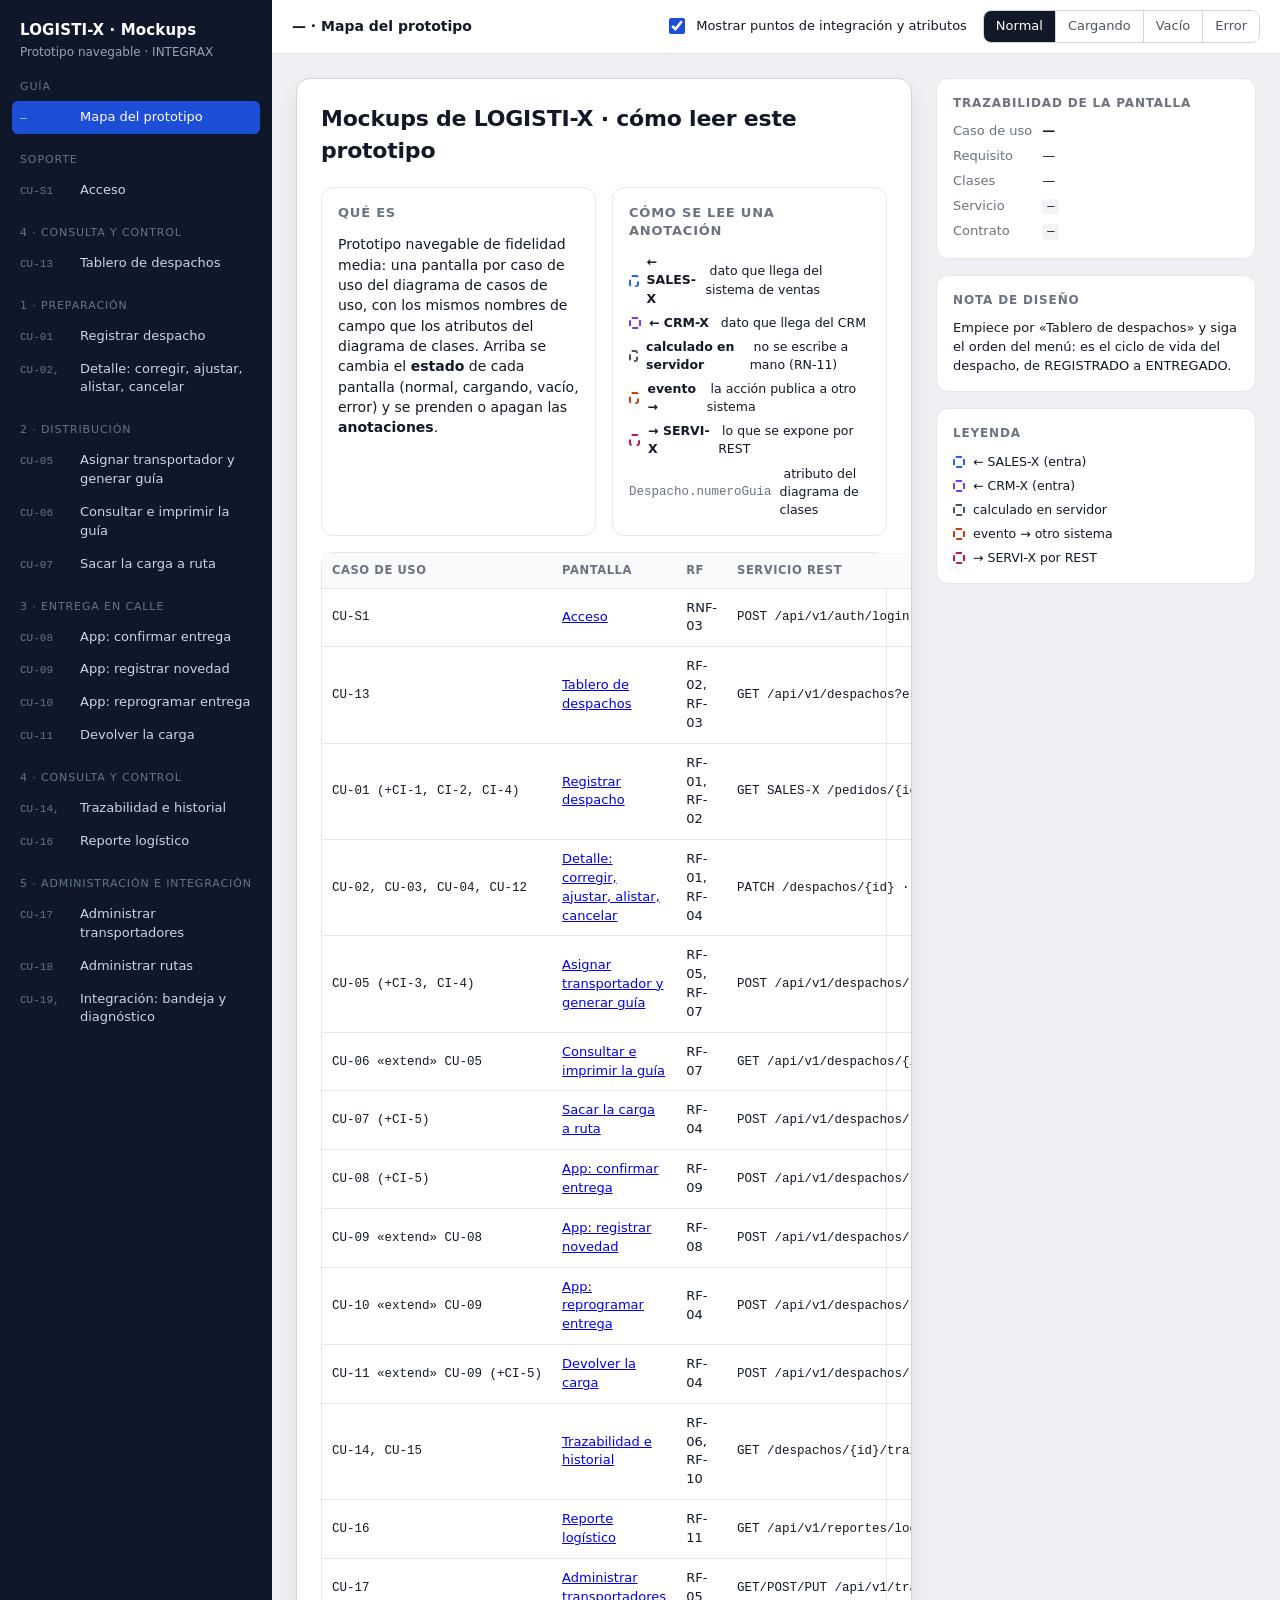
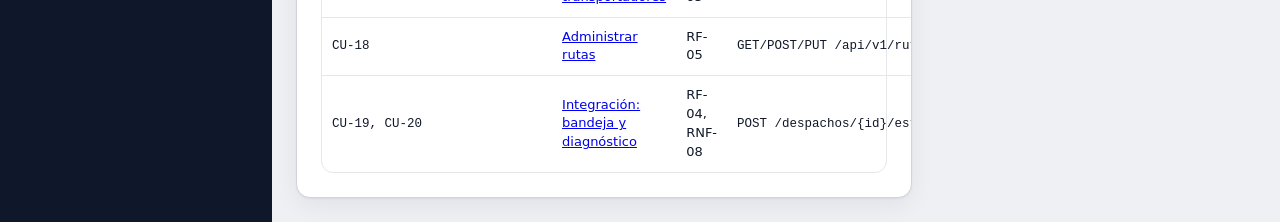
<file: docs/mockups/index.html>
<!DOCTYPE html>
<html lang="es">
<head>
<meta charset="UTF-8">
<meta name="viewport" content="width=device-width, initial-scale=1.0">
<title>LOGISTI-X · Prototipo navegable</title>
<style>
:root{
  --bg:#EEF0F4; --panel:#FFFFFF; --ink:#111827; --ink2:#4B5563; --ink3:#6B7280;
  --line:#E5E7EB; --line2:#D1D5DB; --brand:#1D4ED8; --brand-2:#DBEAFE;
  --ok:#15803D; --ok-bg:#DCFCE7; --warn:#B45309; --warn-bg:#FEF3C7; --bad:#B91C1C; --bad-bg:#FEE2E2;
  /* colores de integración: los mismos del diagrama de clases */
  --sales:#2563EB; --sales-bg:#DBEAFE;
  --crm:#7C3AED; --crm-bg:#EDE9FE;
  --calc:#475569; --calc-bg:#F1F5F9;
  --evt:#C2410C; --evt-bg:#FFEDD5;
  --out:#BE185D; --out-bg:#FCE7F3;
  --r:8px; --r2:12px;
  --mono: ui-monospace, "Cascadia Code", Consolas, monospace;
}
*{box-sizing:border-box}
html,body{margin:0;height:100%}
body{font-family:"Segoe UI",system-ui,-apple-system,Roboto,Arial,sans-serif;background:var(--bg);color:var(--ink);font-size:14px;line-height:1.45}
button,select,input,textarea{font:inherit;color:inherit}

/* ------------------------------------------------ marco del prototipo */
.proto{display:grid;grid-template-columns:272px 1fr;height:100vh}
.side{background:#0F172A;color:#CBD5E1;overflow:auto;padding:20px 12px 24px}
.side h1{font-size:15px;color:#fff;margin:0 8px 2px;letter-spacing:.01em}
.side .sub{font-size:12px;color:#94A3B8;margin:0 8px 18px}
.side .grp{font-size:11px;text-transform:uppercase;letter-spacing:.08em;color:#64748B;margin:18px 8px 6px}
.side a{display:flex;gap:8px;align-items:baseline;padding:7px 8px;border-radius:6px;color:#CBD5E1;text-decoration:none;font-size:13px}
.side a .cu{font-family:var(--mono);font-size:11px;color:#64748B;min-width:52px}
.side a:hover{background:#1E293B}
.side a.on{background:#1D4ED8;color:#fff}
.side a.on .cu{color:#BFDBFE}

.main{display:flex;flex-direction:column;min-width:0}
.toolbar{display:flex;flex-wrap:wrap;gap:16px;align-items:center;padding:10px 20px;background:#fff;border-bottom:1px solid var(--line)}
.toolbar .ttl{font-weight:600;margin-right:auto}
.seg{display:inline-flex;border:1px solid var(--line2);border-radius:8px;overflow:hidden}
.seg button{border:0;background:#fff;padding:6px 12px;cursor:pointer;font-size:13px;color:var(--ink2)}
.seg button+button{border-left:1px solid var(--line2)}
.seg button.on{background:var(--ink);color:#fff}
.chk{display:inline-flex;gap:8px;align-items:center;font-size:13px;cursor:pointer;user-select:none}
.chk input{width:16px;height:16px;accent-color:var(--brand)}
.stage{flex:1;overflow:auto;padding:24px;display:grid;grid-template-columns:minmax(0,1fr) 320px;gap:24px;align-items:start}
.notes{position:sticky;top:0;display:flex;flex-direction:column;gap:16px}
.card{background:#fff;border:1px solid var(--line);border-radius:var(--r2);padding:16px}
.card h3{margin:0 0 10px;font-size:12px;text-transform:uppercase;letter-spacing:.07em;color:var(--ink3)}
.card dl{margin:0;display:grid;grid-template-columns:auto 1fr;gap:6px 10px;font-size:13px}
.card dt{color:var(--ink3)} .card dd{margin:0}
.card code{font-family:var(--mono);font-size:12px;background:#F3F4F6;padding:1px 5px;border-radius:4px}
.legend{display:flex;flex-direction:column;gap:6px;font-size:12.5px}
.legend span{display:flex;gap:8px;align-items:center}
.pinlist{margin:0;padding:0;list-style:none;display:flex;flex-direction:column;gap:10px;font-size:13px}
.pinlist li{display:grid;grid-template-columns:22px 1fr;gap:8px}

/* ------------------------------------------------ la app (pantallas) */
.app{background:var(--panel);border:1px solid var(--line2);border-radius:14px;overflow:hidden;box-shadow:0 1px 2px rgba(15,23,42,.05),0 8px 24px rgba(15,23,42,.06)}
.appbar{display:flex;align-items:center;gap:16px;padding:12px 20px;border-bottom:1px solid var(--line);background:#fff}
.logo{font-weight:700;letter-spacing:-.01em}.logo b{color:var(--brand)}
.appbar nav{display:flex;gap:4px;margin-left:12px}
.appbar nav span{padding:6px 10px;border-radius:6px;color:var(--ink2);font-size:13px}
.appbar nav span.on{background:var(--brand-2);color:var(--brand);font-weight:600}
.appbar .user{margin-left:auto;font-size:12.5px;color:var(--ink3)}
.appbody{padding:24px}
.crumbs{font-size:12.5px;color:var(--ink3);margin-bottom:6px}
.h{display:flex;align-items:center;gap:12px;margin:0 0 20px;flex-wrap:wrap}
.h h2{margin:0;font-size:22px;letter-spacing:-.01em}
.h .act{margin-left:auto;display:flex;gap:8px}
.btn{display:inline-flex;align-items:center;gap:6px;border:1px solid var(--line2);background:#fff;border-radius:8px;padding:8px 14px;font-weight:600;font-size:13px;cursor:pointer}
.btn.pri{background:var(--brand);border-color:var(--brand);color:#fff}
.btn.danger{color:var(--bad);border-color:#FCA5A5}
.btn[disabled]{opacity:.45;cursor:not-allowed}
.grid{display:grid;gap:16px}
.g2{grid-template-columns:1fr 1fr}.g3{grid-template-columns:repeat(3,1fr)}.g4{grid-template-columns:repeat(4,1fr)}
.box{border:1px solid var(--line);border-radius:var(--r2);padding:16px}
.box h4{margin:0 0 12px;font-size:13px;text-transform:uppercase;letter-spacing:.06em;color:var(--ink3)}
.f{display:flex;flex-direction:column;gap:6px;position:relative}
.f label{font-size:12.5px;font-weight:600;color:var(--ink2);display:flex;gap:6px;align-items:center;flex-wrap:wrap}
.f .in{border:1px solid var(--line2);border-radius:8px;padding:9px 11px;background:#fff;min-height:38px;display:flex;align-items:center}
.f .in.ro{background:#F9FAFB;color:var(--ink2)}
.f .in.big{min-height:76px;align-items:flex-start}
.f .help{font-size:12px;color:var(--ink3)}
.f .err{font-size:12px;color:var(--bad)}
table.t{width:100%;border-collapse:collapse;font-size:13px}
table.t th{text-align:left;font-size:11.5px;text-transform:uppercase;letter-spacing:.05em;color:var(--ink3);font-weight:600;padding:9px 10px;border-bottom:1px solid var(--line);background:#F9FAFB}
table.t td.mono,table.t td:first-child{white-space:nowrap}
table.t td{padding:10px;border-bottom:1px solid var(--line);vertical-align:middle}
table.t tr:last-child td{border-bottom:0}
.num{text-align:right;font-variant-numeric:tabular-nums}
.pill{display:inline-flex;align-items:center;gap:5px;padding:2px 9px;border-radius:999px;font-size:11.5px;font-weight:600;white-space:nowrap}
.pill::before{content:"";width:6px;height:6px;border-radius:50%;background:currentColor}
.st-REGISTRADO{background:#F3F4F6;color:#374151}.st-EN_PREPARACION{background:#E0E7FF;color:#3730A3}
.st-ASIGNADO{background:#DBEAFE;color:#1D4ED8}.st-EN_RUTA{background:#CFFAFE;color:#0E7490}
.st-ENTREGADO{background:var(--ok-bg);color:var(--ok)}.st-FALLIDO{background:var(--warn-bg);color:var(--warn)}
.st-DEVUELTO{background:#FAE8FF;color:#86198F}.st-CANCELADO{background:var(--bad-bg);color:var(--bad)}
.kpi{border:1px solid var(--line);border-radius:var(--r2);padding:14px 16px}
.kpi .v{font-size:24px;font-weight:700;letter-spacing:-.02em;font-variant-numeric:tabular-nums}
.kpi .l{font-size:12px;color:var(--ink3)}
.bar{height:8px;border-radius:99px;background:#F3F4F6;overflow:hidden}.bar i{display:block;height:100%;background:var(--brand)}
.banner{display:block;border-radius:10px;padding:12px 14px;font-size:13px;margin-bottom:16px}
.banner.info{background:var(--brand-2);color:#1E3A8A}.banner.ok{background:var(--ok-bg);color:#14532D}
.banner.warn{background:var(--warn-bg);color:#78350F}.banner.bad{background:var(--bad-bg);color:#7F1D1D}
.filters{display:flex;gap:10px;flex-wrap:wrap;margin-bottom:14px}
.filters .in{border:1px solid var(--line2);border-radius:8px;padding:7px 11px;font-size:13px;color:var(--ink2);background:#fff}
.tl{list-style:none;margin:0;padding:0;position:relative}
.tl::before{content:"";position:absolute;left:11px;top:6px;bottom:6px;width:2px;background:var(--line)}
.tl li{position:relative;padding:0 0 18px 36px}
.tl li::before{content:"";position:absolute;left:5px;top:4px;width:14px;height:14px;border-radius:50%;background:#fff;border:3px solid var(--brand)}
.tl li.nov::before{border-color:var(--warn)} .tl li.fin::before{border-color:var(--ok)}
.tl .when{font-size:12px;color:var(--ink3)}
.tl .what{font-weight:600}
.label-guia{border:2px dashed var(--ink);border-radius:10px;padding:18px;font-family:var(--mono);max-width:460px}
.barcode{height:56px;background:repeating-linear-gradient(90deg,#111 0 2px,#fff 2px 4px,#111 4px 5px,#fff 5px 8px,#111 8px 11px,#fff 11px 12px);margin:10px 0}
.modal-back{background:rgba(17,24,39,.45);border-radius:14px;padding:40px 24px;display:flex;justify-content:center}
.modal{background:#fff;border-radius:14px;max-width:520px;width:100%;padding:22px;box-shadow:0 20px 50px rgba(0,0,0,.25)}
.modal h3{margin:0 0 6px;font-size:18px}
.stepper{display:flex;gap:8px;margin-bottom:18px}
.stepper span{flex:1;font-size:12px;padding:8px 10px;border-radius:8px;background:#F3F4F6;color:var(--ink3);font-weight:600}
.stepper span.on{background:var(--brand-2);color:var(--brand)}
.stepper span.ok{background:var(--ok-bg);color:var(--ok)}
.check{display:flex;gap:8px;align-items:center;font-size:13px;padding:6px 0}
.check i{width:18px;height:18px;border-radius:5px;display:grid;place-items:center;font-style:normal;font-size:12px;font-weight:700}
.check i.y{background:var(--ok-bg);color:var(--ok)} .check i.n{background:var(--bad-bg);color:var(--bad)} .check i.w{background:var(--warn-bg);color:var(--warn)}
.muted{color:var(--ink3)} .mono{font-family:var(--mono);font-size:12.5px}
.row{display:flex;gap:12px;align-items:center;flex-wrap:wrap}
.spacer{height:16px}

/* ------------------------------------------------ marco móvil (app del transportador) */
.phone-wrap{display:flex;justify-content:center;padding:8px 0}
.phone{width:390px;border:10px solid #111827;border-radius:40px;overflow:hidden;background:#fff;box-shadow:0 20px 40px rgba(15,23,42,.18)}
.phone .pbar{display:flex;justify-content:space-between;padding:10px 20px 6px;font-size:12px;font-weight:600;background:#fff}
.phone .phead{padding:10px 18px 14px;border-bottom:1px solid var(--line)}
.phone .phead .t{font-size:18px;font-weight:700}
.phone .pbody{padding:16px 18px 22px;display:flex;flex-direction:column;gap:14px;min-height:560px}
.phone .btn{justify-content:center;padding:12px 14px;font-size:14px}
.tile{border:1px solid var(--line);border-radius:12px;padding:12px 14px}
.chips{display:flex;flex-wrap:wrap;gap:8px}
.chips span{border:1px solid var(--line2);border-radius:999px;padding:6px 11px;font-size:12.5px}
.chips span.on{background:var(--ink);color:#fff;border-color:var(--ink)}

/* ------------------------------------------------ estados: carga, vacío, error */
.skel{background:linear-gradient(90deg,#F3F4F6 0%,#E5E7EB 50%,#F3F4F6 100%);background-size:200% 100%;animation:sh 1.2s linear infinite;border-radius:8px}
@keyframes sh{to{background-position:-200% 0}}
@media (prefers-reduced-motion:reduce){.skel{animation:none}}
.empty,.errbox{text-align:center;padding:56px 24px;border:1px dashed var(--line2);border-radius:var(--r2)}
.empty .ic,.errbox .ic{width:48px;height:48px;border-radius:12px;margin:0 auto 14px;display:grid;place-items:center;font-size:22px}
.empty .ic{background:#F3F4F6}.errbox .ic{background:var(--bad-bg);color:var(--bad)}
.empty h4,.errbox h4{margin:0 0 6px;font-size:16px}
.empty p,.errbox p{margin:0 auto 16px;max-width:440px;color:var(--ink2)}
.errbox .code{font-family:var(--mono);font-size:12px;color:var(--bad);margin-bottom:14px}

/* ------------------------------------------------ anotaciones de integración */
.attr,.tag{text-transform:none}
th .attr{letter-spacing:0} body.ann th .attr{display:block;margin-top:2px}
.tag{display:none;font-size:10.5px;font-weight:700;letter-spacing:.02em;padding:1px 7px;border-radius:999px;white-space:nowrap}
.attr{display:none;font-family:var(--mono);font-size:10.5px;color:var(--ink3);font-weight:400}
.pin{display:none;width:20px;height:20px;border-radius:50%;background:#111827;color:#fff;font-size:11px;font-weight:700;place-items:center;flex:none}
body.ann .tag{display:inline-block} body.ann .attr{display:inline} body.ann .pin{display:inline-grid;vertical-align:middle;margin-right:4px}
body.ann [data-src]{outline:2px dashed var(--c);outline-offset:3px;border-radius:8px}
[data-src="SALES-X"]{--c:var(--sales)} [data-src="CRM-X"]{--c:var(--crm)} [data-src="CALC"]{--c:var(--calc)}
[data-src="EVT"]{--c:var(--evt)} [data-src="OUT"]{--c:var(--out)}
.tag.sales{background:var(--sales-bg);color:var(--sales)} .tag.crm{background:var(--crm-bg);color:var(--crm)}
.tag.calc{background:var(--calc-bg);color:var(--calc)} .tag.evt{background:var(--evt-bg);color:var(--evt)} .tag.out{background:var(--out-bg);color:var(--out)}
.sw{width:12px;height:12px;border-radius:3px;border:2px dashed}

/* ------------------------------------------------ JSON */
details.json{margin-top:12px;border:1px solid var(--line);border-radius:10px;overflow:hidden}
details.json summary{cursor:pointer;padding:9px 12px;font-size:12.5px;font-weight:600;background:#F9FAFB;list-style:none}
details.json summary::-webkit-details-marker{display:none}
details.json pre{margin:0;padding:12px;font-family:var(--mono);font-size:11.5px;background:#0F172A;color:#E2E8F0;overflow:auto;max-height:340px}
body.captura .notes{display:none} body.captura .stage{grid-template-columns:1fr}

@media (max-width:1100px){.stage{grid-template-columns:1fr}.notes{position:static}}
@media (max-width:760px){.proto{grid-template-columns:1fr}.side{display:none}.g2,.g3,.g4{grid-template-columns:1fr}}
</style>
</head>
<body class="ann">
<div class="proto">
  <aside class="side" id="side"></aside>
  <div class="main">
    <div class="toolbar">
      <div class="ttl" id="ttl"></div>
      <label class="chk"><input type="checkbox" id="ann" checked> Mostrar puntos de integración y atributos</label>
      <div class="seg" id="estados">
        <button data-e="normal" class="on">Normal</button>
        <button data-e="carga">Cargando</button>
        <button data-e="vacio">Vacío</button>
        <button data-e="error">Error</button>
      </div>
    </div>
    <div class="stage">
      <div id="screen"></div>
      <div class="notes" id="notes"></div>
    </div>
  </div>
</div>

<script>
/* ============================================================================
   LOGISTI-X · Prototipo navegable de mockups
   Cada pantalla declara: casos de uso, RF, clases/atributos, endpoint y DTO,
   y sus estados (carga, vacío, error). Las anotaciones (tag/attr/pin) salen
   del mismo lugar que el diagrama de clases: un campo = un atributo.
   ========================================================================== */

// ---------- helpers de marcado
const T = {
  sales: '<span class="tag sales">← SALES-X</span>',
  crm:   '<span class="tag crm">← CRM-X</span>',
  calc:  '<span class="tag calc">calculado en servidor</span>',
  evt:   (d) => `<span class="tag evt">evento → ${d}</span>`,
  out:   '<span class="tag out">→ SERVI-X (REST)</span>',
};
const A = (a) => `<span class="attr">${a}</span>`;
const P = (n) => `<span class="pin">${n}</span>`;
const st = (e) => `<span class="pill st-${e}">${e.replace('_',' ')}</span>`;
function field(label, value, {attr='', tag='', src='', ro=false, big=false, help='', err='', pin=''} = {}) {
  return `<div class="f"${src ? ` data-src="${src}"` : ''}>
    <label>${pin ? P(pin) : ''}${label} ${tag} ${A(attr)}</label>
    <div class="in${ro ? ' ro' : ''}${big ? ' big' : ''}">${value}</div>
    ${help ? `<div class="help">${help}</div>` : ''}${err ? `<div class="err">${err}</div>` : ''}
  </div>`;
}
const json = (titulo, obj) => `<details class="json"><summary>{ } ${titulo}</summary><pre>${JSON.stringify(obj, null, 2)}</pre></details>`;

function webFrame(activo, body) {
  const items = ['Despachos','Nuevo despacho','Trazabilidad','Reportes','Transportadores','Rutas','Integración'];
  return `<div class="app"><div class="appbar"><div class="logo">LOGISTI<b>-X</b></div>
    <nav>${items.map(i => `<span class="${i===activo?'on':''}">${i}</span>`).join('')}</nav>
    <div class="user">Laura Gómez · COORDINADOR</div></div><div class="appbody">${body}</div></div>`;
}
function phoneFrame(titulo, sub, body) {
  return `<div class="phone-wrap"><div class="phone"><div class="pbar"><span>9:41</span><span>LOGISTI-X · Transportador</span></div>
    <div class="phead"><div class="muted" style="font-size:12px">${sub}</div><div class="t">${titulo}</div></div>
    <div class="pbody">${body}</div></div></div>`;
}

// ---------- estados genéricos
function carga(frame, tipo) {
  const filas = Array.from({length:6}, () => '<div class="skel" style="height:38px"></div>').join('');
  const body = `<div class="skel" style="height:28px;width:260px;margin-bottom:20px"></div>
    <div class="grid" style="gap:10px">${filas}</div>
    <p class="muted" style="margin-top:14px">Cargando… ${tipo}</p>`;
  return frame(body);
}
function vacio(frame, v) {
  return frame(`<div class="empty"><div class="ic">∅</div><h4>${v.t}</h4><p>${v.m}</p>${v.cta ? `<button class="btn pri">${v.cta}</button>` : ''}</div>`);
}
function error(frame, e) {
  return frame(`<div class="errbox"><div class="ic">!</div><h4>${e.t}</h4><div class="code">${e.code}</div><p>${e.m}</p>
    <div class="row" style="justify-content:center">${(e.ctas||['Reintentar']).map((c,i)=>`<button class="btn ${i===0?'pri':''}">${c}</button>`).join('')}</div></div>`);
}

// ---------- datos de ejemplo (formatos reales: DES-AAAA-NNNNNN, LGX-AAAA-NNNNNN-DV)
const despachos = [
  {n:'DES-2026-000131', g:'LGX-2026-000131-1', c:'Ferretería El Tornillo', ciu:'Envigado', e:'EN_RUTA', t:'Carlos Ruiz', kg:'38.400', f:'26/09/2026', i:1},
  {n:'DES-2026-000129', g:'LGX-2026-000129-1', c:'Distribuciones Aburrá SAS', ciu:'Medellín', e:'ASIGNADO', t:'Diana Mejía', kg:'112.000', f:'26/09/2026', i:0},
  {n:'DES-2026-000128', g:'LGX-2026-000128-1', c:'Clínica Dental Sonrisa', ciu:'Medellín', e:'FALLIDO', t:'Carlos Ruiz', kg:'4.200', f:'25/09/2026', i:2},
  {n:'DES-2026-000126', g:'—', c:'Papelería Central', ciu:'Itagüí', e:'EN_PREPARACION', t:'—', kg:'22.750', f:'—', i:0},
  {n:'DES-2026-000125', g:'—', c:'Tienda Doña Rosa', ciu:'Bello', e:'REGISTRADO', t:'—', kg:'9.600', f:'—', i:0},
  {n:'DES-2026-000117', g:'LGX-2026-000117-6', c:'Café La Loma', ciu:'Sabaneta', e:'ENTREGADO', t:'Diana Mejía', kg:'15.000', f:'24/09/2026', i:1},
];

// ============================================================================
// PANTALLAS
// ============================================================================
const S = {};

// ------------------------------------------------------------------ inicio
S.mapa = {
  grupo:'Guía', nombre:'Mapa del prototipo', cu:'—', frame:'none', sinEstados:true,
  normal(){ const filas = ORDEN.filter(k=>k!=='mapa').map(k=>{const s=S[k];return `<tr><td class="mono">${s.cu}</td><td><a href="#${k}" onclick="ir('${k}');return false">${s.nombre}</a></td><td>${esc(s.rf||'—')}</td><td class="mono">${s.api||'—'}</td></tr>`}).join('');
    return `<div class="app"><div class="appbody">
      <div class="h"><h2>Mockups de LOGISTI-X · cómo leer este prototipo</h2></div>
      <div class="grid g2">
        <div class="box"><h4>Qué es</h4><p style="margin:0">Prototipo navegable de fidelidad media: una pantalla por caso de uso del diagrama de casos de uso, con los mismos nombres de campo que los atributos del diagrama de clases. Arriba se cambia el <b>estado</b> de cada pantalla (normal, cargando, vacío, error) y se prenden o apagan las <b>anotaciones</b>.</p></div>
        <div class="box"><h4>Cómo se lee una anotación</h4><div class="legend">
          <span><i class="sw" style="border-color:var(--sales)"></i><b>← SALES-X</b>&nbsp;dato que llega del sistema de ventas</span>
          <span><i class="sw" style="border-color:var(--crm)"></i><b>← CRM-X</b>&nbsp;dato que llega del CRM</span>
          <span><i class="sw" style="border-color:var(--calc)"></i><b>calculado en servidor</b>&nbsp;no se escribe a mano (RN-11)</span>
          <span><i class="sw" style="border-color:var(--evt)"></i><b>evento →</b>&nbsp;la acción publica a otro sistema</span>
          <span><i class="sw" style="border-color:var(--out)"></i><b>→ SERVI-X</b>&nbsp;lo que se expone por REST</span>
          <span><span class="mono muted">Despacho.numeroGuia</span>&nbsp;atributo del diagrama de clases</span></div></div>
      </div><div class="spacer"></div>
      <div class="box" style="padding:0"><table class="t"><thead><tr><th>Caso de uso</th><th>Pantalla</th><th>RF</th><th>Servicio REST</th></tr></thead><tbody>${filas}</tbody></table></div>
    </div></div>`; },
  notas:'Empiece por «Tablero de despachos» y siga el orden del menú: es el ciclo de vida del despacho, de REGISTRADO a ENTREGADO.'
};

// ------------------------------------------------------------------ acceso
S.acceso = {
  grupo:'Soporte', nombre:'Acceso', cu:'CU-S1', rf:'RNF-03', api:'POST /api/v1/auth/login', dto:'AuthControlador.Login → JWT', clases:'Usuario (rol)',
  frame:'none',
  normal(){ return `<div class="app"><div class="appbody" style="display:grid;place-items:center;min-height:520px;background:#F8FAFC">
      <div class="box" style="width:360px;background:#fff">
        <div class="logo" style="font-size:22px;margin-bottom:4px">LOGISTI<b>-X</b></div>
        <p class="muted" style="margin:0 0 18px">Gestión de despachos y entregas · INTEGRAX</p>
        <div class="grid">${field('Usuario','coordinador',{attr:'Usuario.usuario'})}
        ${field('Contraseña','••••••••••',{attr:'Usuario.claveHash (bcrypt)'})}
        <button class="btn pri" style="justify-content:center">Ingresar</button>
        <p class="help muted" style="margin:0">El rol del token (COORDINADOR, TRANSPORTADOR, ADMIN, CONSULTA) decide qué botones aparecen en cada pantalla.</p></div>
      </div></div></div>`; },
  error:{t:'Usuario o contraseña incorrectos',code:'401 Unauthorized',m:'Revise los datos. Después de varios intentos fallidos el acceso se bloquea unos minutos.',ctas:['Volver a intentar']},
  vacio:null,
  pins:[],
  notas:'No es un caso del enunciado; es el caso de soporte que protege todos los demás (JWT por rol).'
};

// ------------------------------------------------------------------ CU-13 tablero
S.tablero = {
  grupo:'4 · Consulta y control', nombre:'Tablero de despachos', cu:'CU-13', rf:'RF-02, RF-03', api:'GET /api/v1/despachos?estado=&ciudad=&q=', dto:'Pagina<DespachoResumen>',
  clases:'Despacho, Transportador (vía DespachoResumen.de)', frame:'web', activo:'Despachos',
  normal(){ const filas = despachos.map(d=>`<tr><td class="mono">${d.n}</td><td class="mono">${d.g}</td><td>${d.c}</td><td>${d.ciu}</td><td>${st(d.e)}</td><td>${d.t}</td><td class="num">${d.kg}</td><td>${d.f}</td><td class="num">${d.i}/3</td></tr>`).join('');
    return webFrame('Despachos', `<div class="crumbs">Despachos</div>
      <div class="h"><h2>Tablero de despachos</h2><span class="pill st-EN_RUTA">En vivo</span>
        <div class="act"><button class="btn">Exportar</button><button class="btn pri">+ Nuevo despacho</button></div></div>
      <div class="grid g4" style="margin-bottom:16px">
        <div class="kpi"><div class="v">6</div><div class="l">Despachos activos</div></div>
        <div class="kpi"><div class="v">1</div><div class="l">En ruta ahora</div></div>
        <div class="kpi" data-src="CALC"><div class="v">202,0 kg</div><div class="l">Peso total en operación ${T.calc}</div></div>
        <div class="kpi"><div class="v">1</div><div class="l">Fallidos por resolver</div></div></div>
      <div class="filters"><span class="in">🔍 Número, guía o cliente</span><span class="in">Estado: todos ▾</span><span class="in">Ciudad: todas ▾</span><span class="in">Transportador: todos ▾</span></div>
      <div class="box" style="padding:0"><table class="t"><thead><tr>
        <th>Número ${A('numero')}</th><th>Guía ${A('numeroGuia')}</th><th>Cliente ${A('clienteNombre')}</th><th>Ciudad ${A('ciudadEntrega')}</th><th>Estado ${A('estado')}</th><th>Transportador ${A('transportadorNombre')}</th><th class="num">Peso kg ${A('pesoTotalKg')}</th><th>Entrega est. ${A('fechaEstimadaEntrega')}</th><th class="num">Intentos ${A('intentosEntrega')}</th>
      </tr></thead><tbody>${filas}</tbody></table></div>
      <p class="help muted" style="margin-top:10px">El tablero se actualiza solo por SSE (<span class="mono">GET /api/v1/eventos</span>) cuando otro usuario o SALES-X cambia un despacho.</p>
      ${json('DespachoResumen (una fila) · derivado de Despacho', {despachoId:'7c1e…', numero:'DES-2026-000131', numeroGuia:'LGX-2026-000131-1', pedidoId:'a41f…', pedidoNumero:'PED-2026-0418', clienteNombre:'Ferretería El Tornillo', ciudadEntrega:'Envigado', estado:'EN_RUTA', transportadorNombre:'Carlos Ruiz', pesoTotalKg:38.4, costoFlete:18500, fechaEstimadaEntrega:'2026-09-26', intentosEntrega:1, lineas:3})}`); },
  vacio:{t:'Todavía no hay despachos',m:'Cuando SALES-X tenga pedidos listos para despachar, regístrelos aquí. Si filtró la búsqueda, quite los filtros.',cta:'+ Registrar el primer despacho'},
  error:{t:'No se pudo cargar el tablero',code:'503 · LOGISTI-X no responde',m:'El servicio de despachos no contestó. Lo que ya estaba en pantalla no se perdió.',ctas:['Reintentar']},
  pins:[['CALC','Peso total: suma de Despacho.pesoTotalKg, lo calcula el servidor.']],
  notas:'Una fila = un DespachoResumen. Cada columna es un atributo de Despacho (se ve en gris cuando las anotaciones están prendidas).'
};

// ------------------------------------------------------------------ CU-01 registrar
S.registrar = {
  grupo:'1 · Preparación', nombre:'Registrar despacho', cu:'CU-01 (+CI-1, CI-2, CI-4)', rf:'RF-01, RF-02', api:'GET SALES-X /pedidos/{id} · GET CRM-X /clientes/{id} · POST /api/v1/despachos', dto:'PedidoExterno, ClienteExterno → CrearDespacho → DespachoDetalle',
  clases:'Despacho, DespachoItem, PedidoExterno, LineaPedidoExterna, ClienteExterno', frame:'web', activo:'Nuevo despacho',
  normal(){ return webFrame('Nuevo despacho', `<div class="crumbs">Despachos / Nuevo</div>
      <div class="h"><h2>Registrar despacho</h2></div>
      <div class="stepper"><span class="ok">1 · Pedido de SALES-X</span><span class="on">2 · Destino y carga</span><span>3 · Confirmar</span></div>
      <div class="banner ok">✓ Pedido <b>PED-2026-0418</b> encontrado en SALES-X, en estado <b>APROBADO</b> (despachable, RN-09). No tiene otro despacho vivo (RN-08).</div>
      <div class="grid g2">
        <div class="box"><h4>${P(1)} Pedido y cliente</h4><div class="grid g2">
          ${field('Número de pedido','PED-2026-0418',{attr:'Despacho.pedidoNumero',tag:T.sales,src:'SALES-X',ro:true})}
          ${field('Estado en SALES-X','APROBADO',{attr:'PedidoExterno.estado',tag:T.sales,src:'SALES-X',ro:true})}
          ${field('Cliente','Ferretería El Tornillo',{attr:'Despacho.clienteNombre',tag:T.sales,src:'SALES-X',ro:true})}
          ${field('Documento','NIT 900.456.123-4',{attr:'Despacho.clienteDocumento',tag:T.sales,src:'SALES-X',ro:true})}
        </div></div>
        <div class="box"><h4>${P(2)} Destino de la entrega</h4><div class="grid g2">
          ${field('Dirección','Cra. 43A # 38 Sur-45',{attr:'Despacho.direccionEntrega',tag:T.crm,src:'CRM-X',help:'Traída de CRM-X; se puede corregir antes de alistar (CU-02).'})}
          ${field('Ciudad','Envigado',{attr:'Despacho.ciudadEntrega',tag:T.crm,src:'CRM-X'})}
          ${field('Departamento','Antioquia',{attr:'Despacho.departamentoEntrega',tag:T.crm,src:'CRM-X'})}
          ${field('Teléfono','304 555 0182',{attr:'Despacho.clienteTelefono',tag:T.crm,src:'CRM-X'})}
          ${field('Referencia','Local 3, junto a la estación',{attr:'Despacho.referenciaDireccion'})}
          ${field('Observaciones','Recibir en horario de 8 a 12',{attr:'Despacho.observaciones'})}
        </div></div>
      </div><div class="spacer"></div>
      <div class="box" style="padding:0"><div style="padding:14px 16px 0"><h4>${P(3)} Carga a despachar</h4></div><table class="t"><thead><tr>
        <th>#</th><th>SKU ${A('DespachoItem.productoSku')}</th><th>Producto ${A('productoNombre')}</th><th class="num">En el pedido ${T.sales}</th><th class="num">A despachar ${A('cantidad')}</th><th class="num">Peso unit. kg ${A('pesoUnitarioKg')}</th><th class="num">Peso línea ${A('pesoLineaKg')}</th><th class="num">Valor línea ${A('valorLinea')}</th></tr></thead><tbody>
        <tr><td>1</td><td class="mono">TOR-3/8</td><td>Tornillo 3/8" x 100 u.</td><td class="num">12</td><td class="num"><b>12</b></td><td class="num">1.200</td><td class="num" data-src="CALC">14.400</td><td class="num" data-src="CALC">$ 540.000</td></tr>
        <tr><td>2</td><td class="mono">PIN-GAL</td><td>Pintura blanca galón</td><td class="num">4</td><td class="num"><b>4</b></td><td class="num">5.000</td><td class="num" data-src="CALC">20.000</td><td class="num" data-src="CALC">$ 312.000</td></tr>
        <tr><td>3</td><td class="mono">BRO-2</td><td>Brocha 2"</td><td class="num">10</td><td class="num"><b>8</b></td><td class="num">0.500</td><td class="num" data-src="CALC">4.000</td><td class="num" data-src="CALC">$ 96.000</td></tr>
      </tbody></table>
      <div class="row" style="padding:12px 16px;border-top:1px solid var(--line);justify-content:flex-end;gap:24px" data-src="CALC">${T.calc}
        <span>Unidades <b>24</b> ${A('unidadesTotales')}</span><span>Peso <b>38,400 kg</b> ${A('pesoTotalKg')}</span><span>Valor declarado <b>$ 948.000</b> ${A('valorDeclarado')}</span></div></div>
      <div class="row" style="justify-content:flex-end;margin-top:16px"><button class="btn">Cancelar</button><button class="btn pri">Registrar despacho</button></div>
      ${json('Respuesta de SALES-X · PedidoExterno', {pedidoId:'a41f…', numero:'PED-2026-0418', clienteId:'5b2c…', clienteNombre:'Ferretería El Tornillo', clienteDocumento:'900456123', estado:'APROBADO', total:948000, items:[{productoId:'…', sku:'TOR-3/8', nombre:'Tornillo 3/8" x 100 u.', cantidad:12, precioUnitario:45000, pesoUnitarioKg:1.2}]})}
      ${json('Solicitud que envía la pantalla · CrearDespacho', {pedidoId:'a41f…', direccionEntrega:'Cra. 43A # 38 Sur-45', ciudadEntrega:'Envigado', departamentoEntrega:'Antioquia', referenciaDireccion:'Local 3, junto a la estación', observaciones:'Recibir en horario de 8 a 12', items:[{productoId:'…', cantidad:12},{productoId:'…', cantidad:4},{productoId:'…', cantidad:8}]})}`); },
  vacio:{t:'El pedido no tiene líneas para despachar',m:'SALES-X devolvió el pedido sin productos, o todas sus líneas ya salieron en otro despacho. No hay nada que registrar.',cta:'Buscar otro pedido'},
  error:{t:'SALES-X no respondió',code:'502 Bad Gateway · IntegracionException (ventas)',m:'No se pudo validar el pedido PED-2026-0418 en SALES-X. El despacho no se registra con datos sin validar: reintente o revise el diagnóstico de integración.',ctas:['Reintentar','Ver diagnóstico (CU-20)']},
  pins:[['SALES-X','1. Pedido y cliente: vienen de PuertoVentas.obtener() → PedidoExterno. Solo lectura.'],['CRM-X','2. Dirección y teléfono: PuertoClientes.obtener() → ClienteExterno. Editables (CU-02).'],['CALC','3. Peso, valor y unidades los recalcula Despacho.recalcularCarga() en el servidor (RN-11).']],
  notas:'Incluye CI-1 (validar pedido en SALES-X), CI-2 (dirección en CRM-X) y CI-4 (calcular peso y valor): por eso son «include», siempre ocurren.'
};

// ------------------------------------------------------------------ detalle (CU-02, 03, 04, 12)
S.detalle = {
  grupo:'1 · Preparación', nombre:'Detalle: corregir, ajustar, alistar, cancelar', cu:'CU-02, CU-03, CU-04, CU-12', rf:'RF-01, RF-04', api:'PATCH /despachos/{id} · /despachos/{id}/items · POST …/preparar · POST …/cancelar', dto:'ActualizarDestino, LineaCarga, CambiarCantidad, MotivoSolicitud → DespachoDetalle',
  clases:'Despacho, DespachoItem, EstadoDespacho.esEditable()', frame:'web', activo:'Despachos',
  normal(){ return webFrame('Despachos', `<div class="crumbs">Despachos / DES-2026-000126</div>
      <div class="h"><h2>DES-2026-000126</h2>${st('EN_PREPARACION')}<span class="muted">Papelería Central · Itagüí</span>
        <div class="act"><button class="btn danger">${P(3)} Cancelar despacho</button><button class="btn pri">Asignar transportador →</button></div></div>
      <div class="banner info">Este despacho todavía es <b>editable</b> (REGISTRADO o EN_PREPARACION, RN-01). Cuando se asigne transportador, destino y carga quedan congelados.</div>
      <div class="grid g2">
        <div class="box"><h4>${P(1)} Destino · CU-02</h4><div class="grid g2">
          ${field('Dirección','Calle 50 # 51-20',{attr:'Despacho.direccionEntrega',tag:T.crm,src:'CRM-X'})}
          ${field('Ciudad','Itagüí',{attr:'Despacho.ciudadEntrega'})}
          ${field('Teléfono','311 555 0147',{attr:'Despacho.clienteTelefono'})}
          ${field('Referencia','Frente al parque principal',{attr:'Despacho.referenciaDireccion'})}
        </div><div class="row" style="margin-top:12px;justify-content:flex-end"><button class="btn">Guardar destino</button></div></div>
        <div class="box"><h4>Resumen</h4><div class="grid g2">
          ${field('Pedido','PED-2026-0409',{attr:'Despacho.pedidoNumero',tag:T.sales,src:'SALES-X',ro:true})}
          ${field('Creado por','laura.gomez · 25/09 08:12',{attr:'creadoPor · creadoEn',ro:true})}
          ${field('Peso total','22,750 kg',{attr:'Despacho.pesoTotalKg',tag:T.calc,src:'CALC',ro:true})}
          ${field('Valor declarado','$ 410.500',{attr:'Despacho.valorDeclarado',tag:T.calc,src:'CALC',ro:true})}
        </div></div>
      </div><div class="spacer"></div>
      <div class="box" style="padding:0"><div class="row" style="padding:14px 16px 0"><h4 style="margin:0">${P(2)} Carga · CU-03</h4><span class="help muted">No se puede despachar más de lo que tiene el pedido (RN-13).</span><button class="btn" style="margin-left:auto">+ Agregar línea</button></div>
        <table class="t" style="margin-top:10px"><thead><tr><th>#</th><th>SKU</th><th>Producto</th><th class="num">Cantidad ${A('DespachoItem.cantidad')}</th><th class="num">Peso línea ${A('pesoLineaKg')}</th><th></th></tr></thead><tbody>
          <tr><td>1</td><td class="mono">CUA-100</td><td>Cuaderno 100 hojas</td><td class="num">50</td><td class="num">17.500</td><td class="num"><button class="btn">Cambiar</button> <button class="btn danger">Quitar</button></td></tr>
          <tr><td>2</td><td class="mono">LAP-HB</td><td>Lápiz HB x 12</td><td class="num">35</td><td class="num">5.250</td><td class="num"><button class="btn">Cambiar</button> <button class="btn danger">Quitar</button></td></tr>
        </tbody></table></div>
      <div class="row" style="justify-content:space-between;margin-top:16px">
        <span class="help muted">Alistar (CU-04) pasa REGISTRADO → EN_PREPARACION y exige al menos una línea (RN-02). Este ya está alistado.</span>
        <button class="btn" disabled>✓ Carga alistada</button></div>
      <div class="modal-back" style="margin-top:20px"><div class="modal"><h3>${P(3)} ¿Cancelar DES-2026-000126?</h3>
        <p class="muted">El pedido PED-2026-0409 queda libre para otro despacho. SALES-X recibe el aviso.</p>
        ${field('Motivo (obligatorio)','El cliente pidió aplazar la compra',{attr:'Despacho.motivoCancelacion',big:true})}
        <div class="row" style="margin-top:12px" data-src="EVT">${T.evt('SALES-X')} <span class="help">publica <span class="mono">despacho.cancelado</span> por la bandeja de salida</span></div>
        <div class="row" style="justify-content:flex-end;margin-top:16px"><button class="btn">Volver</button><button class="btn danger">Cancelar despacho</button></div></div></div>`); },
  vacio:{t:'Este despacho no tiene carga',m:'No se puede alistar un despacho vacío (RN-02). Agregue al menos una línea del pedido.',cta:'+ Agregar línea'},
  error:{t:'No se puede modificar',code:'409 Conflict · ReglaNegocioException RN-01',m:'El despacho ya está ASIGNADO: el destino y la carga quedaron congelados con la guía. Si hay un error, cancélelo y registre uno nuevo.',ctas:['Entendido']},
  pins:[['CRM-X','1. La dirección vino de CRM-X; aquí se corrige sin tocar el CRM (la diferencia se traduce en la frontera).'],['CALC','2. Cada cambio de cantidad dispara recalcularCarga(): el peso y el valor nunca se digitan.'],['EVT','3. Cancelar publica despacho.cancelado → SALES-X libera el pedido.']],
  notas:'Una sola pantalla atiende cuatro casos de uso porque comparten el mismo objeto (el Despacho editable). Los botones se habilitan según EstadoDespacho.esEditable() y permitePasarA().'
};

// ------------------------------------------------------------------ CU-05 asignar
S.asignar = {
  grupo:'2 · Distribución', nombre:'Asignar transportador y generar guía', cu:'CU-05 (+CI-3, CI-4)', rf:'RF-05, RF-07', api:'POST /api/v1/despachos/{id}/asignar', dto:'AsignarTransportador → GuiaGenerada',
  clases:'Despacho.asignar(), Transportador.puedeCargar(), Ruta.fechaEstimadaDesde(), GuiaServicio', frame:'web', activo:'Despachos',
  normal(){ return webFrame('Despachos', `<div class="crumbs">Despachos / DES-2026-000129 / Asignar</div>
      <div class="h"><h2>Asignar transportador</h2>${st('EN_PREPARACION')}<span class="muted">Distribuciones Aburrá SAS · 112,000 kg</span></div>
      <div class="grid g2">
        <div class="box"><h4>${P(1)} Transportador</h4><table class="t"><thead><tr><th></th><th>Nombre ${A('Transportador.nombre')}</th><th>Vehículo ${A('tipoVehiculo · placa')}</th><th class="num">Capacidad ${A('capacidadKg')}</th><th>Zona</th></tr></thead><tbody>
          <tr style="opacity:.55"><td>○</td><td>Carlos Ruiz</td><td>MOTO · XYZ12E</td><td class="num">100 kg</td><td>Sur</td></tr>
          <tr style="background:var(--brand-2)"><td>●</td><td><b>Diana Mejía</b></td><td>CAMIONETA · GHT-482</td><td class="num">800 kg</td><td>Centro</td></tr>
          <tr><td>○</td><td>Andrés Posada</td><td>CAMION · SNK-219</td><td class="num">3.500 kg</td><td>Norte</td></tr></tbody></table>
          <p class="err" style="margin:10px 0 0">Carlos Ruiz no aparece seleccionable: 112 kg no caben en 100 kg (RN-12, Transportador.puedeCargar()).</p></div>
        <div class="box"><h4>${P(2)} Ruta y fecha</h4><div class="grid">
          ${field('Ruta','MED-CEN · Medellín centro (1 día · tarifa $ 12.000)',{attr:'Despacho.ruta → Ruta.codigo'})}
          ${field('Fecha estimada de entrega','26/09/2026',{attr:'Despacho.fechaEstimadaEntrega',tag:T.calc,src:'CALC',help:'Ruta.fechaEstimadaDesde(hoy): hoy + diasEstimados.'})}
          ${field('Costo del flete','$ 23.200',{attr:'Despacho.costoFlete',tag:T.calc,src:'CALC',ro:true,help:'tarifaBase + 100 $/kg × pesoTotalKg (recalcularFlete).'})}
        </div></div>
      </div>
      <div class="row" style="justify-content:flex-end;margin-top:16px"><button class="btn">Volver</button><button class="btn pri">Asignar y generar guía</button></div>
      <div class="banner ok" style="margin-top:16px" data-src="CALC">${P(3)} ✓ Guía generada: <b class="mono">LGX-2026-000129-1</b> ${T.calc} ${A('Despacho.numeroGuia · GuiaServicio.generar()')} — el último dígito es de verificación (módulo 11, como el NIT). La guía ya no cambia (RN-03).</div>
      ${json('Solicitud · AsignarTransportador', {transportadorId:'d91a…', rutaId:'3f0c…', fechaEstimadaEntrega:'2026-09-26'})}
      ${json('Respuesta · GuiaGenerada', {despachoId:'…', numeroGuia:'LGX-2026-000129-1', transportador:'Diana Mejía', fechaEstimadaEntrega:'2026-09-26', rotulo:'LGX-2026-000129-1 | Distribuciones Aburrá SAS | Cl. 30 # 65-120 | Medellín | Diana Mejía'})}`); },
  vacio:{t:'No hay transportadores activos con capacidad suficiente',m:'Ningún transportador activo puede llevar 112 kg en la zona. Active uno o registre un vehículo más grande (CU-17).',cta:'Ir a transportadores'},
  error:{t:'La carga no cabe en el vehículo',code:'422 · ReglaNegocioException RN-12',m:'El transportador elegido tiene 100 kg de capacidad y el despacho pesa 112 kg. Elija otro vehículo.',ctas:['Elegir otro']},
  pins:[['CALC','1–2. Fecha y flete los calcula el servidor con la Ruta elegida (CI-4).'],['CALC','3. La guía sale de GuiaServicio (CI-3, «include» de CU-05): formato LGX-AAAA-NNNNNN-DV.']],
  notas:'CU-06 (imprimir la guía) extiende este caso: solo ocurre si el coordinador pide el rótulo. Por eso es «extend» y no «include».'
};

// ------------------------------------------------------------------ CU-06 guía
S.guia = {
  grupo:'2 · Distribución', nombre:'Consultar e imprimir la guía', cu:'CU-06 «extend» CU-05', rf:'RF-07', api:'GET /api/v1/despachos/{id}/guia', dto:'GuiaGenerada.rotulo',
  clases:'Despacho.numeroGuia, GuiaServicio.rotulo(), GuiaServicio.esValida()', frame:'web', activo:'Despachos',
  normal(){ return webFrame('Despachos', `<div class="crumbs">Despachos / DES-2026-000129 / Guía</div>
      <div class="h"><h2>Rótulo de envío</h2>${st('ASIGNADO')}<div class="act"><button class="btn">Descargar PDF</button><button class="btn pri">Imprimir</button></div></div>
      <div class="grid g2"><div class="label-guia">
        <div style="font-weight:700;font-size:13px">LOGISTI-X · INTEGRAX</div>
        <div class="barcode"></div>
        <div style="font-size:20px;font-weight:700" data-src="CALC">LGX-2026-000129-1 ${A('numeroGuia')}</div>
        <hr style="border:0;border-top:1px dashed #999;margin:12px 0">
        <div>PARA: Distribuciones Aburrá SAS ${A('clienteNombre')}</div>
        <div>Cl. 30 # 65-120, Medellín ${A('direccionEntrega')}</div>
        <div>Tel. 604 555 0190 ${A('clienteTelefono')}</div>
        <hr style="border:0;border-top:1px dashed #999;margin:12px 0">
        <div>TRANSPORTA: Diana Mejía · GHT-482</div><div>PESO: 112,000 kg · 3 bultos</div><div>ENTREGA EST.: 26/09/2026</div>
      </div>
      <div class="box"><h4>Validación de la guía</h4>
        <div class="check"><i class="y">✓</i>Formato LGX-AAAA-NNNNNN-D correcto</div>
        <div class="check"><i class="y">✓</i>Dígito de verificación 1 coincide (GuiaServicio.esValida)</div>
        <div class="check"><i class="y">✓</i>Guía única en el sistema</div>
        <p class="help muted">El transportador y el rol CONSULTA también ven esta pantalla, en solo lectura.</p></div></div>`); },
  vacio:{t:'Este despacho aún no tiene guía',m:'La guía se genera al asignar transportador (CU-05). Todavía está EN_PREPARACION.',cta:'Asignar transportador'},
  error:{t:'Guía no encontrada',code:'404 · RecursoNoEncontradoException',m:'No existe un despacho con la guía LGX-2026-000999-4. Revise el número (el último dígito es de verificación).',ctas:['Buscar de nuevo']},
  pins:[['CALC','El número de guía lo genera y valida el servidor: nadie lo digita.']],
  notas:'Extend: el rótulo solo se imprime si alguien lo pide; la asignación (CU-05) está completa sin él.'
};

// ------------------------------------------------------------------ CU-07 sacar a ruta
S.ruta = {
  grupo:'2 · Distribución', nombre:'Sacar la carga a ruta', cu:'CU-07 (+CI-5)', rf:'RF-04', api:'POST /api/v1/despachos/{id}/despachar', dto:'Despachar → DespachoDetalle · evento despacho.en-ruta',
  clases:'Despacho.despachar(), OutboxEvento, RegistradorEventos.despachoEnRuta()', frame:'web', activo:'Despachos',
  normal(){ return webFrame('Despachos', `<div class="crumbs">Despachos / DES-2026-000129</div>
      <div class="h"><h2>DES-2026-000129</h2>${st('ASIGNADO')}<span class="muted">Diana Mejía · LGX-2026-000129-1</span></div>
      <div class="modal-back"><div class="modal"><h3>Sacar a ruta</h3>
        <p class="muted">Confirme que la carga salió de bodega con el transportador.</p>
        <div class="check"><i class="y">✓</i>Tiene número de guía (RN-04)</div>
        <div class="check"><i class="y">✓</i>Tiene transportador asignado (RN-04)</div>
        <div class="check"><i class="y">✓</i>Transición ASIGNADO → EN_RUTA permitida (RN-07)</div>
        ${field('Ubicación de salida','Bodega principal · Itagüí',{attr:'HistorialEstadoDespacho.ubicacion'})}
        <div class="banner warn" style="margin-top:14px" data-src="EVT">${P(1)} ${T.evt('SALES-X')} Al confirmar, SALES-X recibe el pedido PED-2026-0417 en estado <b>DESPACHADO</b>. Si SALES-X está caído, el aviso queda en la bandeja y se reintenta: el despacho sale igual.</div>
        <div class="row" style="justify-content:flex-end;margin-top:16px"><button class="btn">Volver</button><button class="btn pri">Confirmar salida</button></div></div></div>
      ${json('Evento guardado en la bandeja · SobreEvento', {eventoId:'e3b1…', tipo:'despacho.en-ruta', version:1, origen:'LOGISTI-X', ocurridoEn:'2026-09-25T09:30:00-05:00', datos:{despachoId:'…', numero:'DES-2026-000129', numeroGuia:'LGX-2026-000129-1', pedidoId:'…', estado:'EN_RUTA', transportador:'Diana Mejía'}})}`); },
  vacio:null,
  error:{t:'No se puede sacar a ruta',code:'409 · ReglaNegocioException RN-04',m:'El despacho no tiene transportador ni guía. Asígnelo primero (CU-05).',ctas:['Asignar transportador']},
  pins:[['EVT','1. CI-5 «include»: sacar a ruta SIEMPRE publica el cambio a SALES-X (bandeja de salida con reintentos, no compensación).']],
  notas:'El despacho no espera a SALES-X: el evento queda en la bandeja (OutboxEvento PENDIENTE) y PublicadorEventos lo reintenta.'
};

// ------------------------------------------------------------------ app móvil: mis entregas + CU-08
S.entregar = {
  grupo:'3 · Entrega en calle', nombre:'App: confirmar entrega', cu:'CU-08 (+CI-5)', rf:'RF-09', api:'POST /api/v1/despachos/{id}/entregar', dto:'ConfirmarEntrega → DespachoDetalle · evento despacho.entregado',
  clases:'Despacho.entregar(), OutboxEvento', frame:'movil',
  normal(){ return phoneFrame('Confirmar entrega','DES-2026-000131 · 1 de 3 intentos', `
      <div class="tile"><div style="font-weight:700">Ferretería El Tornillo</div><div class="muted">Cra. 43A # 38 Sur-45, Envigado ${A('direccionEntrega')}</div><div class="muted">3 bultos · 38,4 kg</div></div>
      ${field('Nombre de quien recibe *','Jorge Álvarez',{attr:'Despacho.receptorNombre',pin:'1',help:'Obligatorio: no hay entrega sin receptor (RN-05).'})}
      ${field('Documento','71.234.567',{attr:'Despacho.receptorDocumento'})}
      ${field('Observación','Recibido completo, sin novedad',{attr:'Despacho.observacionEntrega'})}
      ${field('Ubicación','6.1702, -75.5901 (GPS)',{attr:'HistorialEstadoDespacho.ubicacion',ro:true})}
      <div class="banner warn" data-src="EVT">${P(2)} ${T.evt('SALES-X y FINAN-X')} Pedido → ENTREGADO en SALES-X; FINAN-X recibe despacho.entregado para cerrar el cobro.</div>
      <button class="btn pri">Confirmar entrega</button>
      <button class="btn">No pude entregar → registrar novedad</button>`) +
      json('Solicitud · ConfirmarEntrega', {receptorNombre:'Jorge Álvarez', receptorDocumento:'71234567', observacion:'Recibido completo, sin novedad', ubicacion:'6.1702,-75.5901'}) +
      json('Evento para FINAN-X · despacho.entregado', {eventoId:'…', tipo:'despacho.entregado', version:1, origen:'LOGISTI-X', ocurridoEn:'2026-09-25T15:42:10-05:00', datos:{despachoId:'…', numero:'DES-2026-000131', numeroGuia:'LGX-2026-000131-1', pedidoId:'…', estado:'ENTREGADO', receptorNombre:'Jorge Álvarez', entregadoEn:'2026-09-25T15:42:10-05:00', costoFlete:18500, items:[{sku:'TOR-3/8', cantidad:12, pesoLineaKg:14.4}]}}); },
  vacio:{t:'No tiene entregas pendientes hoy',m:'Cuando el coordinador le asigne despachos y los saque a ruta, aparecerán aquí.',cta:null},
  error:{t:'Falta el nombre de quien recibió',code:'400 · entregaSinReceptorSeRechaza (RN-05)',m:'Sin el nombre del receptor la entrega no se registra. Pídale el nombre a quien recibe.',ctas:['Corregir']},
  pins:[['—','1. receptorNombre es la prueba de entrega; el servidor la exige aunque la app también la valide.'],['EVT','2. CI-5 «include»: toda entrega publica a SALES-X y FINAN-X.']],
  notas:'El botón «No pude entregar» es el punto de extensión «entrega no posible»: ahí CU-09 extiende a CU-08.'
};

// ------------------------------------------------------------------ CU-09 novedad
S.novedad = {
  grupo:'3 · Entrega en calle', nombre:'App: registrar novedad', cu:'CU-09 «extend» CU-08', rf:'RF-08', api:'POST /api/v1/despachos/{id}/novedades', dto:'RegistrarNovedad → NovedadDetalle',
  clases:'Novedad, TipoNovedad.bloqueaPorDefecto(), Despacho.registrarNovedad()', frame:'movil',
  normal(){ return phoneFrame('Registrar novedad','DES-2026-000128 · Clínica Dental Sonrisa', `
      <div class="f"><label>${P(1)} ¿Qué pasó? ${A('Novedad.tipo : TipoNovedad')}</label>
        <div class="chips"><span>Dirección errada</span><span class="on">Cliente ausente</span><span>Cliente rechaza</span><span>Demora en vía</span><span>Avería del vehículo</span><span>Carga averiada</span><span>Zona de riesgo</span><span>Datos incompletos</span><span>Otra</span></div></div>
      ${field('Descripción','Nadie abre en el consultorio; portería dice que vuelven a las 2 p. m.',{attr:'Novedad.descripcion',big:true})}
      ${field('Ubicación','6.2442, -75.5812 (GPS)',{attr:'Novedad.ubicacion',ro:true})}
      <div class="tile" data-src="CALC"><div class="row"><b>Bloquea la entrega</b> ${T.calc}</div><div class="muted" style="font-size:13px">CLIENTE_AUSENTE bloquea por defecto: el despacho pasa a <b>FALLIDO</b> (RN-10) ${A('Novedad.bloqueante')}</div></div>
      <button class="btn pri">Registrar novedad</button>
      <div class="banner info">Después podrá <b>reprogramar</b> (quedan 1 de 3 intentos) o el coordinador <b>devolverá</b> la carga.</div>`) +
      json('Solicitud · RegistrarNovedad', {tipo:'CLIENTE_AUSENTE', descripcion:'Nadie abre en el consultorio…', ubicacion:'6.2442,-75.5812', bloqueante:null});
  },
  vacio:null,
  error:{t:'El despacho no está en ruta',code:'409 · RN-07 transición no permitida',m:'Solo se registran novedades de un despacho EN_RUTA. Este ya fue ENTREGADO.',ctas:['Volver a mis entregas']},
  pins:[['—','1. Los tipos son exactamente la enumeración TipoNovedad del diagrama de clases.'],['CALC','Si «bloqueante» llega vacío, lo decide TipoNovedad.bloqueaPorDefecto().']],
  notas:'Tiene su propio punto de extensión «novedad bloqueante», donde se enganchan CU-10 (reprogramar) y CU-11 (devolver).'
};

// ------------------------------------------------------------------ CU-10 reprogramar
S.reprogramar = {
  grupo:'3 · Entrega en calle', nombre:'App: reprogramar entrega', cu:'CU-10 «extend» CU-09', rf:'RF-04', api:'POST /api/v1/despachos/{id}/reprogramar', dto:'Reprogramar → DespachoDetalle',
  clases:'Despacho.reprogramar(), intentosEntrega', frame:'movil',
  normal(){ return phoneFrame('Reprogramar entrega','DES-2026-000128 · FALLIDO', `
      <div class="tile"><div class="row"><b>Intentos</b><span style="margin-left:auto" class="mono">2 de 3</span></div><div class="bar" style="margin-top:8px"><i style="width:66%"></i></div><div class="muted" style="font-size:12.5px;margin-top:6px">${A('Despacho.intentosEntrega · máximo 3 (RN-06)')}</div></div>
      ${field('Nueva fecha de entrega','26/09/2026 · 2:00 p. m.',{attr:'Despacho.fechaEstimadaEntrega'})}
      ${field('Motivo','Cliente pidió volver en la tarde',{attr:'HistorialEstadoDespacho.motivo'})}
      <div class="banner info">El despacho vuelve a <b>EN_RUTA</b> (FALLIDO → EN_RUTA). Este será el <b>último intento</b>: si falla, el coordinador devuelve la carga.</div>
      <button class="btn pri">Reprogramar</button>`); },
  vacio:null,
  error:{t:'Se agotaron los intentos',code:'409 · ReglaNegocioException RN-06',m:'Este despacho ya tuvo 3 intentos. Ya no se reprograma: el coordinador debe devolver la carga (CU-11).',ctas:['Avisar al coordinador']},
  pins:[],
  notas:'Condición del extend: [bloqueante e intentos < 3]. Con 3 intentos la misma pantalla muestra el error y deriva a CU-11.'
};

// ------------------------------------------------------------------ CU-11 devolver
S.devolver = {
  grupo:'3 · Entrega en calle', nombre:'Devolver la carga', cu:'CU-11 «extend» CU-09 (+CI-5)', rf:'RF-04', api:'POST /api/v1/despachos/{id}/devolver', dto:'MotivoSolicitud · evento despacho.devuelto',
  clases:'Despacho.devolver(), OutboxEvento', frame:'web', activo:'Despachos',
  normal(){ return webFrame('Despachos', `<div class="crumbs">Despachos / DES-2026-000118</div>
      <div class="h"><h2>DES-2026-000118</h2>${st('FALLIDO')}<span class="muted">Almacén Sol · 3 de 3 intentos</span></div>
      <div class="banner bad">Se agotaron los 3 intentos de entrega (RN-06). La única salida es devolver la carga a bodega.</div>
      <div class="modal-back"><div class="modal"><h3>Devolver la carga al remitente</h3>
        ${field('Motivo (obligatorio)','Tres visitas sin encontrar al cliente; teléfono fuera de servicio.',{attr:'HistorialEstadoDespacho.motivo',big:true})}
        <div class="banner warn" style="margin-top:12px" data-src="EVT">${P(1)} ${T.evt('SALES-X y FINAN-X')} despacho.devuelto: SALES-X marca el pedido y FINAN-X no factura el flete de entrega.</div>
        <div class="row" style="justify-content:flex-end;margin-top:14px"><button class="btn">Volver</button><button class="btn danger">Devolver carga</button></div></div></div>`); },
  vacio:null,
  error:{t:'Todavía no se puede devolver',code:'409 · RN-07',m:'Un despacho EN_RUTA no se devuelve directamente: primero se registra la novedad que lo deja FALLIDO.',ctas:['Registrar novedad']},
  pins:[['EVT','1. CI-5 «include»: la devolución también se publica.']],
  notas:'Estado final DEVUELTO: EstadoDespacho.esFinal() = true, ya no se mueve.'
};

// ------------------------------------------------------------------ CU-14 + CU-15 trazabilidad
S.trazabilidad = {
  grupo:'4 · Consulta y control', nombre:'Trazabilidad e historial', cu:'CU-14, CU-15', rf:'RF-06, RF-10', api:'GET /despachos/{id}/trazabilidad · GET /despachos/{id}/historial · GET /despachos/guia/{g}', dto:'List<EventoTrazabilidad>, List<MovimientoEstado>',
  clases:'HistorialEstadoDespacho, Novedad → EventoTrazabilidad.de()', frame:'web', activo:'Trazabilidad',
  normal(){ return webFrame('Trazabilidad', `<div class="crumbs">Trazabilidad</div>
      <div class="h"><h2>LGX-2026-000128-1</h2>${st('FALLIDO')}<span class="muted">Clínica Dental Sonrisa · Medellín</span></div>
      <div class="filters"><span class="in">🔍 Guía, número de despacho o pedido</span></div>
      <div class="banner info" data-src="OUT">${P(1)} ${T.out} SERVI-X consulta este mismo recurso cuando un cliente pone una PQRS por su pedido. Lo que ve el agente de SERVI-X es exactamente esta línea de tiempo.</div>
      <div class="grid g2"><div class="box"><h4>Línea de tiempo · CU-14</h4><ul class="tl">
        <li class="nov"><div class="when">25/09 11:05 · Carlos Ruiz · 6.2442, -75.5812</div><div class="what">Novedad: CLIENTE_AUSENTE (bloqueante)</div><div class="muted">Nadie abre en el consultorio</div></li>
        <li><div class="when">25/09 11:05 · sistema</div><div class="what">EN_RUTA → FALLIDO</div><div class="muted">Novedad bloqueante (RN-10) · intento 2</div></li>
        <li><div class="when">25/09 07:40 · laura.gomez · Bodega Itagüí</div><div class="what">ASIGNADO → EN_RUTA</div></li>
        <li><div class="when">24/09 16:20 · laura.gomez</div><div class="what">EN_PREPARACION → ASIGNADO</div><div class="muted">Guía LGX-2026-000128-1 · Carlos Ruiz</div></li>
        <li><div class="when">24/09 15:02 · laura.gomez</div><div class="what">REGISTRADO → EN_PREPARACION</div></li>
        <li class="fin"><div class="when">24/09 14:55 · SALES-X → LOGISTI-X</div><div class="what">Despacho registrado desde PED-2026-0402</div></li></ul></div>
      <div class="box" style="padding:0"><div style="padding:14px 16px 0"><h4>Historial de estados · CU-15</h4></div><table class="t"><thead><tr><th>Fecha ${A('ocurridoEn')}</th><th>De ${A('estadoAnterior')}</th><th>A ${A('estadoNuevo')}</th><th>Usuario ${A('usuario')}</th><th>Origen ${A('origen')}</th></tr></thead><tbody>
        <tr><td>25/09 11:05</td><td>${st('EN_RUTA')}</td><td>${st('FALLIDO')}</td><td>c.ruiz</td><td>LOGISTI-X</td></tr>
        <tr><td>25/09 07:40</td><td>${st('ASIGNADO')}</td><td>${st('EN_RUTA')}</td><td>l.gomez</td><td>LOGISTI-X</td></tr>
        <tr><td>24/09 16:20</td><td>${st('EN_PREPARACION')}</td><td>${st('ASIGNADO')}</td><td>l.gomez</td><td>LOGISTI-X</td></tr>
        <tr><td>24/09 15:02</td><td>${st('REGISTRADO')}</td><td>${st('EN_PREPARACION')}</td><td>l.gomez</td><td>LOGISTI-X</td></tr></tbody></table></div></div>
      ${json('Lo que recibe SERVI-X · EventoTrazabilidad[]', [{ocurridoEn:'2026-09-25T11:05:00-05:00', clase:'NOVEDAD', titulo:'Cliente ausente', detalle:'Nadie abre en el consultorio', ubicacion:'6.2442,-75.5812', usuario:'c.ruiz', origen:'LOGISTI-X'},{ocurridoEn:'2026-09-25T11:05:00-05:00', clase:'ESTADO', titulo:'EN_RUTA → FALLIDO', detalle:'Novedad bloqueante', ubicacion:null, usuario:'sistema', origen:'LOGISTI-X'}])}`); },
  vacio:{t:'Busque una guía para ver su recorrido',m:'Escriba el número de guía (LGX-…), de despacho (DES-…) o de pedido.',cta:null},
  error:{t:'La guía no es válida',code:'400 · GuiaServicio.esValida() = false',m:'LGX-2026-000128-7 tiene mal el dígito de verificación. Probablemente se digitó un número de más o de menos.',ctas:['Corregir guía']},
  pins:[['OUT','1. Punto de integración de salida: SERVI-X (consumidor) llama GET /despachos/guia/{g} y /trazabilidad.']],
  notas:'La línea de tiempo mezcla dos clases (HistorialEstadoDespacho y Novedad): EventoTrazabilidad.de() las convierte al mismo contrato.'
};

// ------------------------------------------------------------------ CU-16 reportes
S.reportes = {
  grupo:'4 · Consulta y control', nombre:'Reporte logístico', cu:'CU-16', rf:'RF-11', api:'GET /api/v1/reportes/logistica?desde=&hasta=', dto:'ResumenEstado, Cumplimiento, CausaNoEntrega, DesempenoTransportador',
  clases:'Despacho, Novedad, Transportador (agregaciones SQL)', frame:'web', activo:'Reportes',
  normal(){ return webFrame('Reportes', `<div class="crumbs">Reportes</div>
      <div class="h"><h2>Reporte logístico</h2><span class="muted">01/09/2026 – 25/09/2026</span><div class="act"><button class="btn">Exportar CSV</button></div></div>
      <div class="grid g4" data-src="CALC">
        <div class="kpi"><div class="v">87 %</div><div class="l">Entregas a tiempo ${A('Cumplimiento.aTiempo / entregados')}</div></div>
        <div class="kpi"><div class="v">46</div><div class="l">Entregados ${A('ResumenEstado.cantidad')}</div></div>
        <div class="kpi"><div class="v">1.284 kg</div><div class="l">Peso movilizado ${A('ResumenEstado.pesoKg')}</div></div>
        <div class="kpi"><div class="v">$ 1,1 M</div><div class="l">Flete facturable ${A('ResumenEstado.flete')}</div></div></div>
      <div class="spacer"></div><div class="grid g2">
        <div class="box"><h4>Causas de no entrega ${A('CausaNoEntrega')}</h4>
          ${[['Cliente ausente',9,82],['Dirección errada',4,36],['Demora en vía',3,27],['Cliente rechaza',1,9]].map(([n,v,w])=>`<div style="margin-bottom:10px"><div class="row" style="justify-content:space-between"><span>${n}</span><b>${v}</b></div><div class="bar"><i style="width:${w}%"></i></div></div>`).join('')}</div>
        <div class="box" style="padding:0"><div style="padding:14px 16px 0"><h4>Desempeño por transportador ${A('DesempenoTransportador')}</h4></div><table class="t"><thead><tr><th>Transportador</th><th class="num">Despachos</th><th class="num">Entregados</th><th class="num">Fallidos</th><th class="num">Kg</th></tr></thead><tbody>
          <tr><td>Diana Mejía</td><td class="num">21</td><td class="num">20</td><td class="num">1</td><td class="num">812</td></tr>
          <tr><td>Carlos Ruiz</td><td class="num">17</td><td class="num">14</td><td class="num">3</td><td class="num">203</td></tr>
          <tr><td>Andrés Posada</td><td class="num">12</td><td class="num">12</td><td class="num">0</td><td class="num">269</td></tr></tbody></table></div></div>`); },
  vacio:{t:'Sin movimiento en el rango elegido',m:'No hubo despachos entre las fechas seleccionadas. Amplíe el rango.',cta:'Últimos 30 días'},
  error:{t:'El reporte tardó demasiado',code:'504 · consulta de agregación',m:'El rango es muy amplio. Pruebe con un mes.',ctas:['Reintentar con 30 días']},
  pins:[['CALC','Todas las cifras son agregaciones del servidor sobre Despacho y Novedad: no hay nada digitado.']],
  notas:'Actor principal: Administrador (E). Coordinador y Consulta lo ven en solo lectura.'
};

// ------------------------------------------------------------------ CU-17 transportadores
S.transportadores = {
  grupo:'5 · Administración e integración', nombre:'Administrar transportadores', cu:'CU-17', rf:'RF-05', api:'GET/POST/PUT /api/v1/transportadores · POST …/{id}/inactivar', dto:'GuardarTransportador → TransportadorDto',
  clases:'Transportador, TipoVehiculo', frame:'web', activo:'Transportadores',
  normal(){ return webFrame('Transportadores', `<div class="crumbs">Transportadores</div>
      <div class="h"><h2>Transportadores</h2><div class="act"><button class="btn pri">+ Nuevo transportador</button></div></div>
      <div class="grid" style="grid-template-columns:1.4fr 1fr">
      <div class="box" style="padding:0"><table class="t"><thead><tr><th>Nombre ${A('nombre')}</th><th>Documento ${A('documento')}</th><th>Vehículo ${A('tipoVehiculo')}</th><th>Placa ${A('placa')}</th><th class="num">Capacidad ${A('capacidadKg')}</th><th>Estado ${A('activo')}</th></tr></thead><tbody>
        <tr><td>Diana Mejía</td><td>1.036.555.210</td><td>CAMIONETA</td><td class="mono">GHT-482</td><td class="num">800 kg</td><td><span class="pill st-ENTREGADO">Activo</span></td></tr>
        <tr><td>Carlos Ruiz</td><td>98.765.432</td><td>MOTO</td><td class="mono">XYZ12E</td><td class="num">100 kg</td><td><span class="pill st-ENTREGADO">Activo</span></td></tr>
        <tr><td>Andrés Posada</td><td>71.888.019</td><td>CAMION</td><td class="mono">SNK-219</td><td class="num">3.500 kg</td><td><span class="pill st-ENTREGADO">Activo</span></td></tr>
        <tr style="opacity:.6"><td>Mauricio Vélez</td><td>8.333.102</td><td>FURGON</td><td class="mono">JKP-903</td><td class="num">1.200 kg</td><td><span class="pill st-REGISTRADO">Inactivo</span></td></tr></tbody></table></div>
      <div class="box"><h4>Editar · Carlos Ruiz</h4><div class="grid">
        ${field('Nombre','Carlos Ruiz',{attr:'Transportador.nombre'})}
        <div class="grid g2">${field('Teléfono','300 555 0123',{attr:'telefono'})}${field('Empresa','Mensajería Veloz',{attr:'empresa'})}</div>
        <div class="grid g2">${field('Tipo de vehículo','MOTO ▾',{attr:'tipoVehiculo : TipoVehiculo'})}${field('Placa','XYZ12E',{attr:'placa'})}</div>
        <div class="grid g2">${field('Capacidad (kg)','100',{attr:'capacidadKg'})}${field('Zona','Sur',{attr:'zona'})}</div>
        <div class="row" style="justify-content:space-between"><button class="btn danger">Inactivar</button><button class="btn pri">Guardar</button></div>
        <p class="help muted" style="margin:0">No existe «Eliminar»: un transportador se inactiva para no romper la historia de sus despachos (RN-14). Por eso es agregación y no composición en el diagrama de clases.</p></div></div></div>`); },
  vacio:{t:'No hay transportadores registrados',m:'Sin transportadores no se puede asignar ningún despacho (CU-05).',cta:'+ Registrar transportador'},
  error:{t:'Ya existe un transportador con ese documento',code:'409 · documento duplicado',m:'El documento 98.765.432 ya está registrado (puede estar inactivo). Actívelo en lugar de crear otro.',ctas:['Ver el existente']},
  pins:[],
  notas:'Cada campo del formulario es un atributo de Transportador; el tipo de vehículo es la enumeración TipoVehiculo.'
};

// ------------------------------------------------------------------ CU-18 rutas
S.rutas = {
  grupo:'5 · Administración e integración', nombre:'Administrar rutas', cu:'CU-18', rf:'RF-05', api:'GET/POST/PUT /api/v1/rutas', dto:'GuardarRuta → RutaDto',
  clases:'Ruta', frame:'web', activo:'Rutas',
  normal(){ return webFrame('Rutas', `<div class="crumbs">Rutas</div>
      <div class="h"><h2>Rutas de entrega</h2><div class="act"><button class="btn pri">+ Nueva ruta</button></div></div>
      <div class="box" style="padding:0"><table class="t"><thead><tr><th>Código ${A('codigo')}</th><th>Nombre ${A('nombre')}</th><th>Origen ${A('ciudadOrigen')}</th><th>Destino ${A('ciudadDestino')}</th><th>Zona ${A('zona')}</th><th class="num">Días ${A('diasEstimados')}</th><th class="num">Tarifa base ${A('tarifaBase')}</th><th>Estado ${A('activa')}</th></tr></thead><tbody>
        <tr><td class="mono">MED-CEN</td><td>Medellín centro</td><td>Itagüí</td><td>Medellín</td><td>Centro</td><td class="num">1</td><td class="num">$ 12.000</td><td><span class="pill st-ENTREGADO">Activa</span></td></tr>
        <tr><td class="mono">MED-SUR</td><td>Sur del Valle de Aburrá</td><td>Itagüí</td><td>Envigado</td><td>Sur</td><td class="num">1</td><td class="num">$ 10.000</td><td><span class="pill st-ENTREGADO">Activa</span></td></tr>
        <tr><td class="mono">MED-NOR</td><td>Norte · Bello</td><td>Itagüí</td><td>Bello</td><td>Norte</td><td class="num">2</td><td class="num">$ 14.000</td><td><span class="pill st-ENTREGADO">Activa</span></td></tr>
        <tr><td class="mono">ANT-RIO</td><td>Oriente · Rionegro</td><td>Itagüí</td><td>Rionegro</td><td>Oriente</td><td class="num">2</td><td class="num">$ 22.000</td><td><span class="pill st-ENTREGADO">Activa</span></td></tr></tbody></table></div>
      <p class="help muted">La fecha estimada de entrega de un despacho se calcula con <span class="mono">Ruta.fechaEstimadaDesde(salida)</span> y el flete con <span class="mono">tarifaBase</span>.</p>`); },
  vacio:{t:'No hay rutas',m:'Sin rutas no se puede calcular la fecha estimada ni el flete de un despacho.',cta:'+ Crear ruta'},
  error:{t:'Código de ruta repetido',code:'409 · codigo único',m:'Ya existe la ruta MED-CEN.',ctas:['Cambiar código']},
  pins:[],
  notas:'Asociación Despacho 0..* → 0..1 Ruta: un despacho viaja por una ruta; una ruta sirve a muchos despachos.'
};

// ------------------------------------------------------------------ CU-19 + CU-20 integración
S.integracion = {
  grupo:'5 · Administración e integración', nombre:'Integración: bandeja y diagnóstico', cu:'CU-19, CU-20', rf:'RF-04, RNF-08', api:'POST /despachos/{id}/estado (SALES-X) · GET /integracion/diagnostico?pedidoId= · GET /integracion/eventos', dto:'CambiarEstado, OutboxEvento, DiagnosticoIntegracion.Informe',
  clases:'OutboxEvento, EstadoEvento, PuertoVentas, PuertoClientes', frame:'web', activo:'Integración',
  normal(){ return webFrame('Integración', `<div class="crumbs">Integración</div>
      <div class="h"><h2>Integración con INTEGRAX</h2><div class="act"><span class="pill st-ENTREGADO">SALES-X: REST</span><span class="pill st-FALLIDO">CRM-X: simulado</span></div></div>
      <div class="grid g2">
        <div class="box" style="padding:0" data-src="EVT"><div class="row" style="padding:14px 16px 0"><h4 style="margin:0">${P(1)} Bandeja de salida ${A('OutboxEvento')}</h4>${T.evt('SALES-X / FINAN-X')}</div><table class="t" style="margin-top:10px"><thead><tr><th>Evento ${A('tipo')}</th><th>Despacho</th><th>Estado ${A('estado : EstadoEvento')}</th><th class="num">Intentos ${A('intentos')}</th></tr></thead><tbody>
          <tr><td class="mono">despacho.entregado</td><td>DES-…131</td><td><span class="pill st-ENTREGADO">PUBLICADO</span></td><td class="num">1</td></tr>
          <tr><td class="mono">despacho.en-ruta</td><td>DES-…129</td><td><span class="pill st-FALLIDO">PENDIENTE</span></td><td class="num">2</td></tr>
          <tr><td class="mono">despacho.fallido</td><td>DES-…128</td><td><span class="pill st-CANCELADO">FALLIDO</span></td><td class="num">5</td></tr></tbody></table>
          <div style="padding:12px 16px" class="help">FALLIDO = agotó los reintentos; <span class="mono">ultimoError</span>: «SALES-X 503». Se puede reenviar a mano.</div></div>
        <div class="box" data-src="SALES-X"><h4>${P(2)} Cambios recibidos de SALES-X · CU-19 ${T.sales}</h4>
          <ul class="tl"><li><div class="when">25/09 10:12 · origen SALES-X</div><div class="what">PED-2026-0421 → despacho DES-2026-000130 CANCELADO</div><div class="muted">Motivo: «Cliente anuló la compra» · CambiarEstado.origen = SALES-X</div></li>
          <li class="nov"><div class="when">25/09 09:58 · origen SALES-X</div><div class="what">Rechazado: DES-2026-000117 ya estaba ENTREGADO</div><div class="muted">409 · RN-07 (un estado final no se mueve)</div></li></ul></div>
      </div><div class="spacer"></div>
      <div class="box"><h4>${P(3)} Diagnóstico de integración · CU-20</h4>
        <div class="row" style="margin-bottom:12px"><span class="filters" style="margin:0"><span class="in mono">pedidoId = a41f…</span></span><button class="btn">Diagnosticar</button></div>
        <div class="check"><i class="y">✓</i><b>SALES-X responde</b>&nbsp;<span class="muted">GET /pedidos/a41f… en 180 ms</span></div>
        <div class="check"><i class="y">✓</i><b>Pedido despachable</b>&nbsp;<span class="muted">estado APROBADO ∈ integrax.ventas.estados-despachables</span></div>
        <div class="check"><i class="w">!</i><b>Peso de productos</b>&nbsp;<span class="muted">1 línea sin pesoUnitarioKg: se usará el valor que digite el coordinador</span></div>
        <div class="check"><i class="n">✕</i><b>CRM-X</b>&nbsp;<span class="muted">sin URL configurada: se usa el doble ClientesSimulados</span></div>
        <div class="banner warn" style="margin:12px 0 0">Veredicto: <b>se puede integrar con avisos</b> (listoParaIntegrar = true). Falta pedirle a CRM-X su URL (docs/04-contratos-integracion.md).</div></div>`); },
  vacio:{t:'La bandeja está al día',m:'No hay eventos pendientes ni fallidos: SALES-X y FINAN-X recibieron todo.',cta:null},
  error:{t:'SALES-X lleva 5 intentos sin responder',code:'OutboxEvento.estado = FALLIDO · ultimoError: 503',m:'Los despachos siguen operando; los avisos esperan en la bandeja. Cuando SALES-X vuelva, reenvíe los fallidos.',ctas:['Reenviar fallidos','Ver diagnóstico']},
  pins:[['EVT','1. Salida asíncrona: OutboxEvento con reintentos (no saga): una entrega firmada no se deshace.'],['SALES-X','2. Entrada: SALES-X es actor principal de CU-19 y usa CambiarEstado.'],['—','3. CU-20 dice campo por campo qué le falta al JSON del otro equipo.']],
  notas:'Es la pantalla donde se ve la integración funcionando: lo que entra (CU-19), lo que sale (bandeja) y lo que falta (CU-20).'
};

const ORDEN = ['mapa','acceso','tablero','registrar','detalle','asignar','guia','ruta','entregar','novedad','reprogramar','devolver','trazabilidad','reportes','transportadores','rutas','integracion'];

// ============================================================================
// navegación y estados
// ============================================================================
let actual = 'mapa', estado = 'normal';
function frameDe(s){ return s.frame==='movil' ? (b)=>phoneFrame(s.nombre.replace('App: ',''),'LOGISTI-X',b) : (s.frame==='none' ? (b)=>`<div class="app"><div class="appbody">${b}</div></div>` : (b)=>webFrame(s.activo||'Despachos',`<div class="h"><h2>${s.nombre}</h2></div>${b}`)); }
const esc = (t) => String(t).replace(/&/g,'&amp;').replace(/</g,'&lt;').replace(/>/g,'&gt;');
function render(){
  const s = S[actual];
  document.getElementById('ttl').textContent = `${s.cu} · ${s.nombre}`;
  let html;
  if (estado==='normal' || s.sinEstados) html = s.normal();
  else if (estado==='carga') html = carga(frameDe(s), s.nombre.toLowerCase());
  else if (estado==='vacio') html = s.vacio ? vacio(frameDe(s), s.vacio) : vacio(frameDe(s), {t:'Esta pantalla no tiene estado vacío',m:'Es una acción sobre un despacho que ya existe: siempre hay datos que mostrar. Revise el estado de error.'});
  else html = s.error ? error(frameDe(s), s.error) : s.normal();
  document.getElementById('screen').innerHTML = html;
  document.querySelectorAll('#estados button').forEach(b=>{ b.classList.toggle('on', b.dataset.e===estado); b.disabled = !!s.sinEstados && b.dataset.e!=='normal'; });
  document.querySelectorAll('#side a').forEach(a=>a.classList.toggle('on', a.dataset.k===actual));
  const pins = (s.pins||[]).map(([src,t],i)=>`<li><span class="pin" style="display:inline-grid">${i+1}</span><span>${esc(t)}</span></li>`).join('');
  document.getElementById('notes').innerHTML = `
    <div class="card"><h3>Trazabilidad de la pantalla</h3><dl>
      <dt>Caso de uso</dt><dd><b>${esc(s.cu)}</b></dd>
      <dt>Requisito</dt><dd>${esc(s.rf||'—')}</dd>
      <dt>Clases</dt><dd>${esc(s.clases||'—')}</dd>
      <dt>Servicio</dt><dd><code>${esc(s.api||'—')}</code></dd>
      <dt>Contrato</dt><dd><code>${esc(s.dto||'—')}</code></dd></dl></div>
    ${pins?`<div class="card"><h3>Puntos marcados</h3><ul class="pinlist">${pins}</ul></div>`:''}
    <div class="card"><h3>Nota de diseño</h3><p style="margin:0;font-size:13px">${s.notas||''}</p></div>
    <div class="card"><h3>Leyenda</h3><div class="legend">
      <span><i class="sw" style="border-color:var(--sales)"></i>← SALES-X (entra)</span>
      <span><i class="sw" style="border-color:var(--crm)"></i>← CRM-X (entra)</span>
      <span><i class="sw" style="border-color:var(--calc)"></i>calculado en servidor</span>
      <span><i class="sw" style="border-color:var(--evt)"></i>evento → otro sistema</span>
      <span><i class="sw" style="border-color:var(--out)"></i>→ SERVI-X por REST</span></div></div>`;
  if (location.hash.slice(1)!==actual) history.replaceState(null,'','#'+actual+(estado!=='normal'?'/'+estado:''));
}
function ir(k){ actual=k; estado='normal'; render(); document.querySelector('.stage').scrollTop=0; }
(function side(){
  let html = '<h1>LOGISTI-X · Mockups</h1><p class="sub">Prototipo navegable · INTEGRAX</p>'; let g='';
  ORDEN.forEach(k=>{ const s=S[k]; if (s.grupo!==g){ g=s.grupo; html+=`<div class="grp">${g}</div>`; } html+=`<a href="#${k}" data-k="${k}"><span class="cu">${s.cu.split(' ')[0]}</span><span>${s.nombre}</span></a>`; });
  const el=document.getElementById('side'); el.innerHTML=html;
  el.addEventListener('click',e=>{ const a=e.target.closest('a'); if(!a) return; e.preventDefault(); ir(a.dataset.k); });
})();
document.getElementById('estados').addEventListener('click',e=>{ const b=e.target.closest('button'); if(!b||b.disabled) return; estado=b.dataset.e; render(); });
document.getElementById('ann').addEventListener('change',e=>document.body.classList.toggle('ann',e.target.checked));
(function desdeHash(){ const [k,e]=location.hash.slice(1).split('/'); if(S[k]) actual=k; if(['carga','vacio','error'].includes(e)) estado=e; })();
if (new URLSearchParams(location.search).has('captura')) document.body.classList.add('captura');
render();
</script>
</body>
</html>
</file>
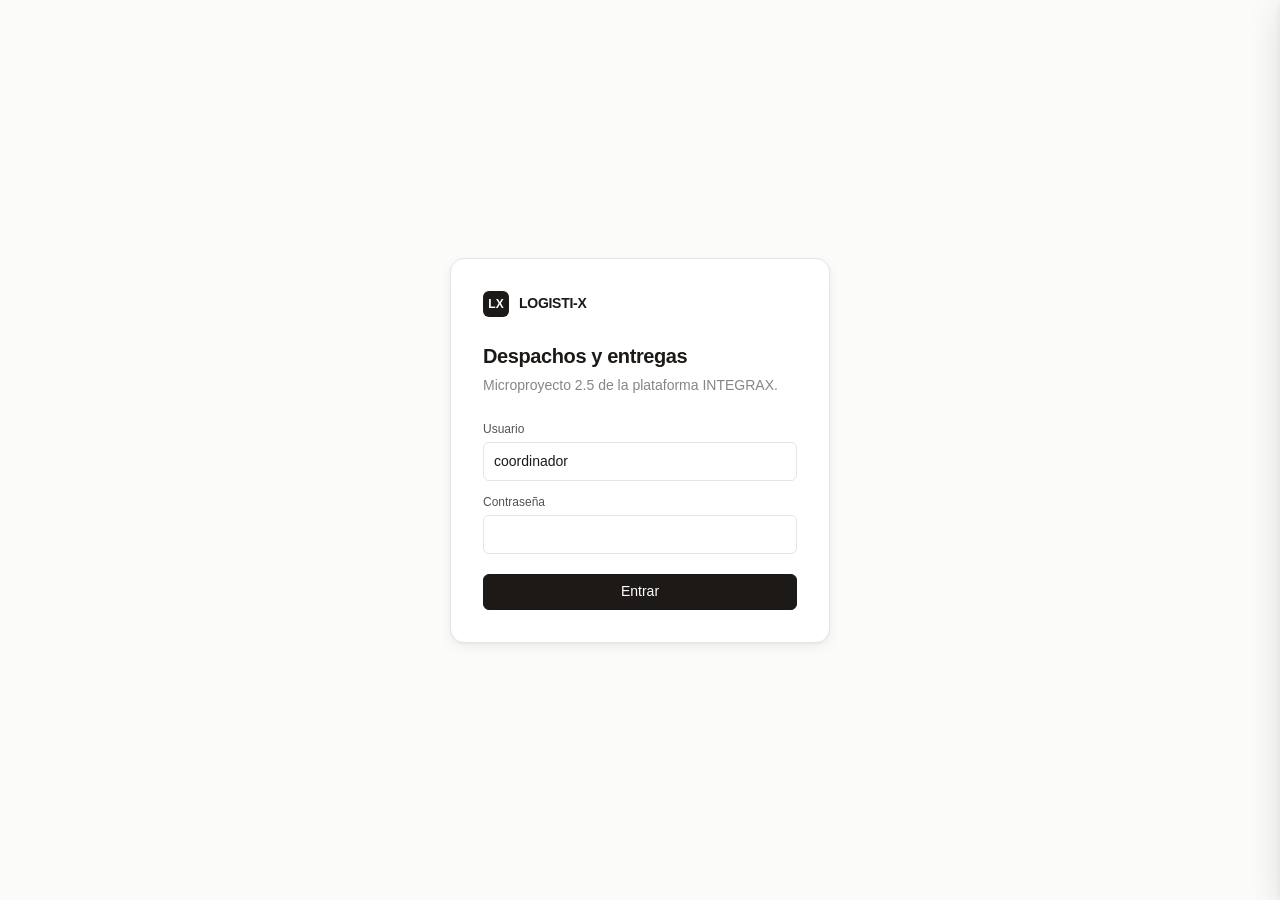
<file: src/main/resources/static/index.html>
<!DOCTYPE html>
<html lang="es">
<head>
    <meta charset="UTF-8">
    <meta name="viewport" content="width=device-width, initial-scale=1">
    <title>LOGISTI-X · Despachos y entregas</title>
    <meta name="description" content="Panel operativo de despachos y entregas del microproyecto LOGISTI-X (plataforma INTEGRAX).">
    <link rel="icon" href="data:image/svg+xml,<svg xmlns='http://www.w3.org/2000/svg' viewBox='0 0 32 32'><rect width='32' height='32' rx='7' fill='%231c1917'/><text x='16' y='22' font-family='system-ui' font-size='15' font-weight='700' fill='white' text-anchor='middle'>LX</text></svg>">
    <link rel="stylesheet" href="estilos.css">
</head>
<body>

<!-- ===================================================== acceso ======= -->
<section class="acceso" id="pantallaAcceso">
    <div class="acceso-tarjeta">
        <div class="marca">
            <span class="marca-glifo">LX</span>
            <span>LOGISTI-X</span>
        </div>

        <h1>Despachos y entregas</h1>
        <p class="ayuda">Microproyecto 2.5 de la plataforma INTEGRAX.</p>

        <form id="formAcceso" autocomplete="on">
            <label class="campo">
                <span>Usuario</span>
                <input type="text" id="usuario" name="username" value="coordinador"
                       autocomplete="username" required>
            </label>

            <label class="campo">
                <span>Contraseña</span>
                <input type="password" id="clave" name="password"
                       autocomplete="current-password" required>
            </label>

            <button class="boton principal" type="submit" style="width:100%; margin-top:8px;">
                Entrar
            </button>
        </form>
    </div>
</section>

<!-- ================================================== aplicacion ====== -->
<div class="aplicacion" id="aplicacion">

    <header class="barra">
        <div class="marca">
            <span class="marca-glifo">LX</span>
            <span class="oculto-movil">LOGISTI-X</span>
        </div>

        <span class="en-vivo" id="indicadorVivo" title="Canal de estados en tiempo real">
            <span class="pulso"></span>
            <span id="textoVivo">conectando…</span>
        </span>

        <span class="separador"></span>

        <span class="secundario oculto-movil" id="sesionInfo"></span>
        <button class="boton pequeno plano" id="btnSalir">Salir</button>
    </header>

    <main class="envoltura">

        <div class="encabezado-seccion">
            <div>
                <h2>Operación de hoy</h2>
                <p id="resumenIntegracion" class="secundario">Cargando…</p>
            </div>
            <button class="boton principal" id="btnNuevo">Registrar despacho</button>
        </div>

        <div class="metricas" id="metricas"></div>

        <div class="filtros">
            <input type="text" class="buscador" id="filtroTexto"
                   placeholder="Buscar por guía, despacho, cliente o dirección">

            <select id="filtroEstado">
                <option value="">Todos los estados</option>
                <option value="REGISTRADO">Registrado</option>
                <option value="EN_PREPARACION">En preparación</option>
                <option value="ASIGNADO">Asignado</option>
                <option value="EN_RUTA">En ruta</option>
                <option value="ENTREGADO">Entregado</option>
                <option value="FALLIDO">Fallido</option>
                <option value="DEVUELTO">Devuelto</option>
                <option value="CANCELADO">Cancelado</option>
            </select>

            <select id="filtroTransportador">
                <option value="">Todos los transportadores</option>
            </select>

            <button class="boton" id="btnLimpiar">Limpiar</button>
        </div>

        <div class="tarjeta">
            <div class="tabla-scroll">
                <table>
                    <thead>
                    <tr>
                        <th>Despacho</th>
                        <th>Guía</th>
                        <th>Cliente</th>
                        <th>Destino</th>
                        <th>Estado</th>
                        <th>Transportador</th>
                        <th class="num">Peso</th>
                        <th class="num">Flete</th>
                        <th>Entrega</th>
                    </tr>
                    </thead>
                    <tbody id="cuerpoTabla"></tbody>
                </table>
            </div>
            <div id="estadoTabla"></div>
        </div>
    </main>
</div>

<!-- ============================================ panel de detalle ====== -->
<div class="velo" id="velo"></div>

<aside class="panel" id="panelDetalle" aria-hidden="true">
    <div class="panel-cabeza">
        <div style="flex:1">
            <h2 id="detalleTitulo">Despacho</h2>
            <div class="secundario mono" id="detalleGuia"></div>
        </div>
        <button class="boton pequeno plano" id="btnCerrarPanel" aria-label="Cerrar">Cerrar</button>
    </div>

    <div class="panel-cuerpo" id="detalleCuerpo"></div>

    <div class="panel-pie" id="detalleAcciones"></div>
</aside>

<!-- ============================================= modal generico ======= -->
<div class="modal" id="modal">
    <div class="modal-caja">
        <h2 id="modalTitulo"></h2>
        <p class="ayuda" id="modalAyuda"></p>
        <form id="modalForm"></form>
        <div class="modal-acciones">
            <button class="boton" type="button" id="modalCancelar">Cancelar</button>
            <button class="boton principal" type="button" id="modalAceptar">Confirmar</button>
        </div>
    </div>
</div>

<div class="avisos" id="avisos"></div>

<script src="app.js"></script>
</body>
</html>
</file>
<file: src/main/resources/static/estilos.css>
/* =========================================================================
   LOGISTI-X — sistema visual del panel operativo

   Un solo acento, neutros suaves, escala de 8 px y una sola familia
   tipografica. Es un panel de trabajo: quien lo usa mira la misma pantalla
   ocho horas, asi que manda la densidad legible y no la decoracion.
   ========================================================================= */

:root {
    /* neutros: ni negro puro ni blanco puro */
    --fondo:            #fbfbfa;
    --superficie:       #ffffff;
    --superficie-alta:  #f5f5f4;
    --borde:            #e7e5e4;
    --borde-fuerte:     #d6d3d1;

    --texto:            #1c1917;
    --texto-medio:      #57534e;
    --texto-suave:      #8a8480;

    /* un solo acento */
    --acento:           #1d4ed8;
    --acento-suave:     #eff4ff;
    --acento-borde:     #c7d7fe;

    /* estados: se usan como puntos y etiquetas, nunca como fondo grande */
    --verde:            #15803d;
    --verde-suave:      #eaf6ee;
    --ambar:            #b45309;
    --ambar-suave:      #fdf3e3;
    --rojo:             #b91c1c;
    --rojo-suave:       #fdecec;
    --gris-estado:      #57534e;
    --gris-suave:       #f0efee;

    --r-sm: 6px;
    --r-md: 10px;
    --r-lg: 14px;

    --sombra-1: 0 1px 2px rgba(28, 25, 23, .04);
    --sombra-2: 0 1px 2px rgba(28, 25, 23, .04), 0 4px 12px rgba(28, 25, 23, .06);
    --sombra-3: 0 8px 32px rgba(28, 25, 23, .12), 0 2px 8px rgba(28, 25, 23, .06);

    --entrada: cubic-bezier(0.16, 1, 0.3, 1);
    --salida:  cubic-bezier(0.4, 0, 1, 1);
}

* { box-sizing: border-box; }

html, body {
    margin: 0;
    padding: 0;
    height: 100%;
}

body {
    background: var(--fondo);
    color: var(--texto);
    font-family: "Inter", -apple-system, BlinkMacSystemFont, "Segoe UI", Roboto, sans-serif;
    font-size: 14px;
    line-height: 1.5;
    -webkit-font-smoothing: antialiased;
}

/* números en columnas: tabulares para que las cifras se alineen */
.cifra, td.num, .metrica-valor, .mono {
    font-variant-numeric: tabular-nums;
}

.mono {
    font-family: "SF Mono", "JetBrains Mono", "Cascadia Mono", Consolas, monospace;
    font-size: 12.5px;
    letter-spacing: -0.01em;
}

/* ====================================================== acceso ========= */

.acceso {
    min-height: 100%;
    display: grid;
    place-items: center;
    padding: 24px;
}

.acceso-tarjeta {
    width: 100%;
    max-width: 380px;
    background: var(--superficie);
    border: 1px solid var(--borde);
    border-radius: var(--r-lg);
    box-shadow: var(--sombra-2);
    padding: 32px;
    animation: entrar-tarjeta .28s var(--entrada) both;
}

@keyframes entrar-tarjeta {
    from { opacity: 0; transform: translateY(8px) scale(.98); }
    to   { opacity: 1; transform: none; }
}

.marca {
    display: flex;
    align-items: center;
    gap: 10px;
    font-weight: 620;
    letter-spacing: -0.02em;
}

.marca-glifo {
    width: 26px;
    height: 26px;
    border-radius: var(--r-sm);
    background: var(--texto);
    color: #fff;
    display: grid;
    place-items: center;
    font-size: 12px;
    font-weight: 700;
    letter-spacing: 0;
}

.acceso h1 {
    font-size: 20px;
    letter-spacing: -0.02em;
    margin: 24px 0 4px;
}

.acceso p.ayuda {
    color: var(--texto-suave);
    margin: 0 0 24px;
}

/* ==================================================== estructura ======= */

.aplicacion { display: none; }
.aplicacion.visible { display: block; }

.barra {
    position: sticky;
    top: 0;
    z-index: 20;
    display: flex;
    align-items: center;
    gap: 16px;
    height: 56px;
    padding: 0 24px;
    background: rgba(251, 251, 250, .85);
    backdrop-filter: blur(8px);
    border-bottom: 1px solid var(--borde);
}

.barra .separador { flex: 1; }

.envoltura {
    max-width: 1280px;
    margin: 0 auto;
    padding: 24px;
}

.encabezado-seccion {
    display: flex;
    align-items: flex-end;
    justify-content: space-between;
    gap: 16px;
    margin-bottom: 16px;
}

.encabezado-seccion h2 {
    font-size: 18px;
    letter-spacing: -0.02em;
    margin: 0;
}

.encabezado-seccion p {
    margin: 2px 0 0;
    color: var(--texto-suave);
}

/* ===================================================== metricas ======== */

.metricas {
    display: grid;
    grid-template-columns: repeat(auto-fit, minmax(160px, 1fr));
    gap: 8px;
    margin-bottom: 24px;
}

.metrica {
    background: var(--superficie);
    border: 1px solid var(--borde);
    border-radius: var(--r-md);
    padding: 16px;
    text-align: left;
    cursor: pointer;
    transition: border-color .15s var(--entrada), box-shadow .15s var(--entrada),
                transform .15s var(--entrada);
}

.metrica:hover {
    border-color: var(--borde-fuerte);
    box-shadow: var(--sombra-1);
    transform: translateY(-1px);
}

.metrica:active { transform: scale(.99); }

.metrica[aria-pressed="true"] {
    border-color: var(--acento-borde);
    background: var(--acento-suave);
}

.metrica-etiqueta {
    display: flex;
    align-items: center;
    gap: 6px;
    color: var(--texto-medio);
    font-size: 12px;
    text-transform: uppercase;
    letter-spacing: 0.04em;
}

.metrica-valor {
    font-size: 28px;
    font-weight: 600;
    letter-spacing: -0.03em;
    margin-top: 8px;
}

.punto {
    width: 7px;
    height: 7px;
    border-radius: 50%;
    background: var(--gris-estado);
    flex: none;
}

.punto.registrado     { background: var(--gris-estado); }
.punto.en_preparacion { background: var(--ambar); }
.punto.asignado       { background: var(--acento); }
.punto.en_ruta        { background: var(--acento); }
.punto.entregado      { background: var(--verde); }
.punto.fallido        { background: var(--rojo); }
.punto.devuelto       { background: var(--rojo); }
.punto.cancelado      { background: var(--texto-suave); }

/* ====================================================== filtros ======== */

.filtros {
    display: flex;
    flex-wrap: wrap;
    gap: 8px;
    margin-bottom: 16px;
}

input[type="text"], input[type="password"], input[type="date"], select, textarea {
    font: inherit;
    font-size: 16px;               /* evita el zoom automatico en iOS */
    color: var(--texto);
    background: var(--superficie);
    border: 1px solid var(--borde);
    border-radius: var(--r-sm);
    padding: 8px 10px;
    min-height: 36px;
    transition: border-color .15s var(--entrada), box-shadow .15s var(--entrada);
}

@media (min-width: 768px) {
    input[type="text"], input[type="password"], input[type="date"], select, textarea {
        font-size: 14px;
    }
}

input:focus-visible, select:focus-visible, textarea:focus-visible {
    outline: none;
    border-color: var(--acento);
    box-shadow: 0 0 0 3px var(--acento-suave);
}

input::placeholder { color: var(--texto-suave); }

label.campo {
    display: block;
    margin-bottom: 12px;
}

label.campo > span {
    display: block;
    font-size: 12px;
    color: var(--texto-medio);
    margin-bottom: 4px;
}

label.campo input, label.campo select, label.campo textarea { width: 100%; }

.buscador { flex: 1; min-width: 220px; }

/* ====================================================== botones ======== */

.boton {
    display: inline-flex;
    align-items: center;
    justify-content: center;
    gap: 6px;
    font: inherit;
    font-weight: 500;
    min-height: 36px;
    padding: 0 14px;
    border-radius: var(--r-sm);
    border: 1px solid var(--borde);
    background: var(--superficie);
    color: var(--texto);
    cursor: pointer;
    transition: background-color .15s var(--entrada), border-color .15s var(--entrada),
                transform .12s var(--entrada), box-shadow .15s var(--entrada);
}

.boton:hover { background: var(--superficie-alta); border-color: var(--borde-fuerte); }
.boton:active { transform: scale(.98); }

.boton:focus-visible {
    outline: none;
    box-shadow: 0 0 0 3px var(--acento-suave);
    border-color: var(--acento);
}

.boton[disabled] {
    opacity: .5;
    cursor: not-allowed;
    transform: none;
}

.boton.principal {
    background: var(--texto);
    border-color: var(--texto);
    color: #fff;
}

.boton.principal:hover { background: #000; }

.boton.peligro { color: var(--rojo); }
.boton.peligro:hover { background: var(--rojo-suave); border-color: #f3c6c6; }

.boton.plano { border-color: transparent; background: transparent; }
.boton.plano:hover { background: var(--superficie-alta); border-color: var(--borde); }

.boton.pequeno { min-height: 30px; padding: 0 10px; font-size: 13px; }

/* ======================================================== tabla ======== */

.tarjeta {
    background: var(--superficie);
    border: 1px solid var(--borde);
    border-radius: var(--r-md);
    overflow: hidden;
}

table {
    width: 100%;
    border-collapse: collapse;
}

thead th {
    text-align: left;
    font-size: 11.5px;
    font-weight: 550;
    text-transform: uppercase;
    letter-spacing: 0.04em;
    color: var(--texto-suave);
    padding: 10px 16px;
    background: var(--superficie-alta);
    border-bottom: 1px solid var(--borde);
    white-space: nowrap;
}

tbody td {
    padding: 12px 16px;
    border-bottom: 1px solid var(--borde);
    vertical-align: middle;
}

tbody tr {
    cursor: pointer;
    transition: background-color .12s var(--entrada);
}

tbody tr:hover { background: var(--superficie-alta); }
tbody tr:last-child td { border-bottom: none; }

tbody tr.destacada {
    animation: destello 1.2s var(--entrada);
}

@keyframes destello {
    0%   { background: var(--acento-suave); }
    100% { background: transparent; }
}

td.num { text-align: right; }

.tabla-scroll { overflow-x: auto; }

.etiqueta {
    display: inline-flex;
    align-items: center;
    gap: 6px;
    padding: 3px 8px;
    border-radius: 999px;
    font-size: 12px;
    font-weight: 500;
    white-space: nowrap;
    background: var(--gris-suave);
    color: var(--gris-estado);
}

.etiqueta.en_preparacion { background: var(--ambar-suave); color: var(--ambar); }
.etiqueta.asignado,
.etiqueta.en_ruta        { background: var(--acento-suave); color: var(--acento); }
.etiqueta.entregado      { background: var(--verde-suave); color: var(--verde); }
.etiqueta.fallido,
.etiqueta.devuelto       { background: var(--rojo-suave); color: var(--rojo); }

.secundario { color: var(--texto-suave); font-size: 12.5px; }

/* ================================================ estados vacios ======= */

.vacio {
    padding: 56px 24px;
    text-align: center;
    color: var(--texto-suave);
}

.vacio h3 {
    margin: 0 0 4px;
    font-size: 15px;
    font-weight: 550;
    color: var(--texto-medio);
}

.cargando {
    padding: 40px;
    text-align: center;
    color: var(--texto-suave);
}

/* ======================================================= panel ========= */

.velo {
    position: fixed;
    inset: 0;
    background: rgba(28, 25, 23, .28);
    opacity: 0;
    pointer-events: none;
    transition: opacity .2s var(--entrada);
    z-index: 30;
}

.velo.visible { opacity: 1; pointer-events: auto; }

.panel {
    position: fixed;
    top: 0;
    right: 0;
    bottom: 0;
    width: min(520px, 100%);
    background: var(--superficie);
    border-left: 1px solid var(--borde);
    box-shadow: var(--sombra-3);
    z-index: 40;
    display: flex;
    flex-direction: column;
    transform: translateX(100%);
    transition: transform .28s var(--entrada);
}

.panel.visible { transform: none; }

.panel-cabeza {
    display: flex;
    align-items: flex-start;
    gap: 12px;
    padding: 20px 24px 16px;
    border-bottom: 1px solid var(--borde);
}

.panel-cabeza h2 {
    margin: 0;
    font-size: 17px;
    letter-spacing: -0.02em;
}

.panel-cuerpo {
    flex: 1;
    overflow-y: auto;
    padding: 24px;
}

.panel-pie {
    display: flex;
    flex-wrap: wrap;
    gap: 8px;
    padding: 16px 24px;
    border-top: 1px solid var(--borde);
    background: var(--superficie-alta);
}

.bloque { margin-bottom: 32px; }
.bloque:last-child { margin-bottom: 0; }

.bloque h3 {
    font-size: 11.5px;
    font-weight: 550;
    text-transform: uppercase;
    letter-spacing: 0.06em;
    color: var(--texto-suave);
    margin: 0 0 12px;
}

.datos {
    display: grid;
    grid-template-columns: 132px 1fr;
    gap: 8px 16px;
}

.datos dt { color: var(--texto-suave); font-size: 13px; }
.datos dd { margin: 0; }

/* ================================================ trazabilidad ========= */

.linea-tiempo {
    list-style: none;
    margin: 0;
    padding: 0 0 0 20px;
    border-left: 1px solid var(--borde);
}

.linea-tiempo li {
    position: relative;
    padding-bottom: 20px;
}

.linea-tiempo li:last-child { padding-bottom: 0; }

.linea-tiempo li::before {
    content: "";
    position: absolute;
    left: -24px;
    top: 5px;
    width: 7px;
    height: 7px;
    border-radius: 50%;
    background: var(--borde-fuerte);
    box-shadow: 0 0 0 3px var(--superficie);
}

.linea-tiempo li.novedad::before { background: var(--ambar); }
.linea-tiempo li:first-child::before { background: var(--texto); }

.linea-tiempo .titulo { font-weight: 500; }
.linea-tiempo .meta { color: var(--texto-suave); font-size: 12.5px; }

/* ======================================================= modal ========= */

.modal {
    position: fixed;
    inset: 0;
    display: none;
    place-items: center;
    padding: 24px;
    z-index: 50;
}

.modal.visible { display: grid; }

.modal-caja {
    width: 100%;
    max-width: 460px;
    max-height: 85vh;
    overflow-y: auto;
    background: var(--superficie);
    border: 1px solid var(--borde);
    border-radius: var(--r-lg);
    box-shadow: var(--sombra-3);
    padding: 24px;
    animation: entrar-modal .22s var(--entrada) both;
}

@keyframes entrar-modal {
    from { opacity: 0; transform: scale(.96); }
    to   { opacity: 1; transform: none; }
}

.modal h2 {
    margin: 0 0 4px;
    font-size: 17px;
    letter-spacing: -0.02em;
}

.modal p.ayuda {
    margin: 0 0 20px;
    color: var(--texto-suave);
}

.modal-acciones {
    display: flex;
    justify-content: flex-end;
    gap: 8px;
    margin-top: 24px;
}

/* ======================================================= avisos ======== */

.avisos {
    position: fixed;
    right: 24px;
    bottom: 24px;
    z-index: 60;
    display: flex;
    flex-direction: column;
    gap: 8px;
    max-width: 380px;
}

.aviso {
    background: var(--texto);
    color: #fff;
    border-radius: var(--r-md);
    padding: 12px 16px;
    box-shadow: var(--sombra-3);
    animation: entrar-aviso .24s var(--entrada) both;
}

.aviso.error { background: var(--rojo); }

.aviso .titulo { font-weight: 550; }
.aviso .detalle { opacity: .85; font-size: 13px; margin-top: 2px; }

@keyframes entrar-aviso {
    from { opacity: 0; transform: translateY(8px) scale(.98); }
    to   { opacity: 1; transform: none; }
}

.aviso.saliendo {
    animation: salir-aviso .16s var(--salida) both;
}

@keyframes salir-aviso {
    to { opacity: 0; transform: translateY(4px); }
}

/* ====================================================== en vivo ======== */

.en-vivo {
    display: inline-flex;
    align-items: center;
    gap: 6px;
    font-size: 12.5px;
    color: var(--texto-suave);
}

.en-vivo .pulso {
    width: 6px;
    height: 6px;
    border-radius: 50%;
    background: var(--borde-fuerte);
}

.en-vivo.conectado .pulso {
    background: var(--verde);
    animation: latido 2.4s ease-in-out infinite;
}

@keyframes latido {
    0%, 100% { opacity: 1; }
    50%      { opacity: .35; }
}

/* ==================================================== responsive ======= */

@media (max-width: 720px) {
    .envoltura { padding: 16px; }
    .barra { padding: 0 16px; }
    .datos { grid-template-columns: 1fr; gap: 2px 0; }
    .datos dd { margin-bottom: 8px; }
    .panel { width: 100%; }
    .oculto-movil { display: none; }

    /* El titulo y la accion se apilan: en una mano, el boton va ancho. */
    .encabezado-seccion { flex-direction: column; align-items: stretch; }
    .encabezado-seccion .boton { width: 100%; }

    /* Con quien esta hablando el sistema es dato de sustentacion, no de
       operacion: en el celular estorba y se guarda. */
    #resumenIntegracion { display: none; }

    /* Tarjetas mas bajas: en el celular importa ver la tabla, no las cifras.
       Se alinean con flex para que una etiqueta de dos lineas no descuadre
       la fila entera. */
    .metricas { grid-template-columns: repeat(3, 1fr); gap: 6px; }
    .metrica {
        padding: 10px;
        display: flex;
        flex-direction: column;
        justify-content: space-between;
        min-height: 72px;
    }
    .metrica-etiqueta { font-size: 10.5px; letter-spacing: 0.02em; align-items: flex-start; }
    .metrica-valor { font-size: 20px; margin-top: 4px; }

    /* Un consecutivo partido en tres lineas no se lee: se mantiene entero
       y la tabla se desplaza en horizontal, que es lo esperable. */
    td .mono, td { white-space: nowrap; }
}

/* Accesibilidad: si el sistema pide menos movimiento, se quita todo. */
@media (prefers-reduced-motion: reduce) {
    *, *::before, *::after {
        animation-duration: .01ms !important;
        animation-iteration-count: 1 !important;
        transition-duration: .01ms !important;
    }
}
</file>
